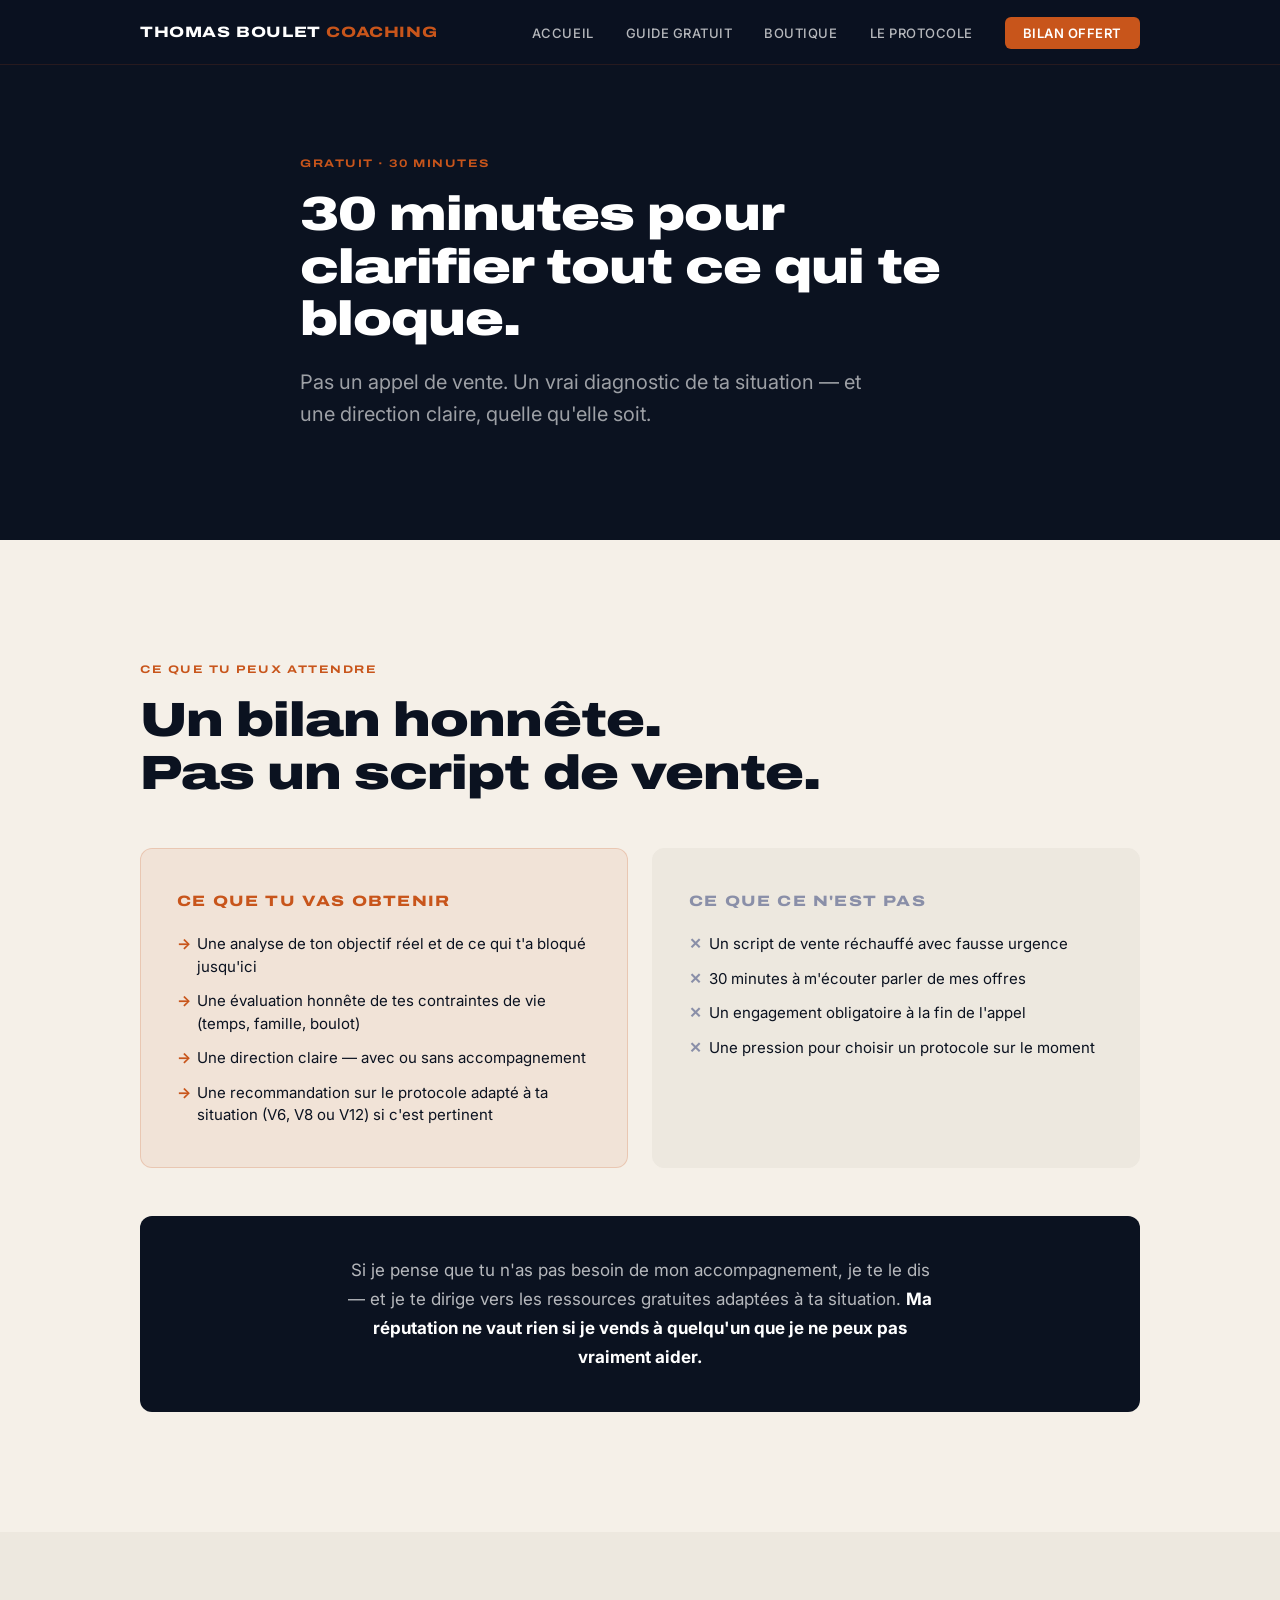
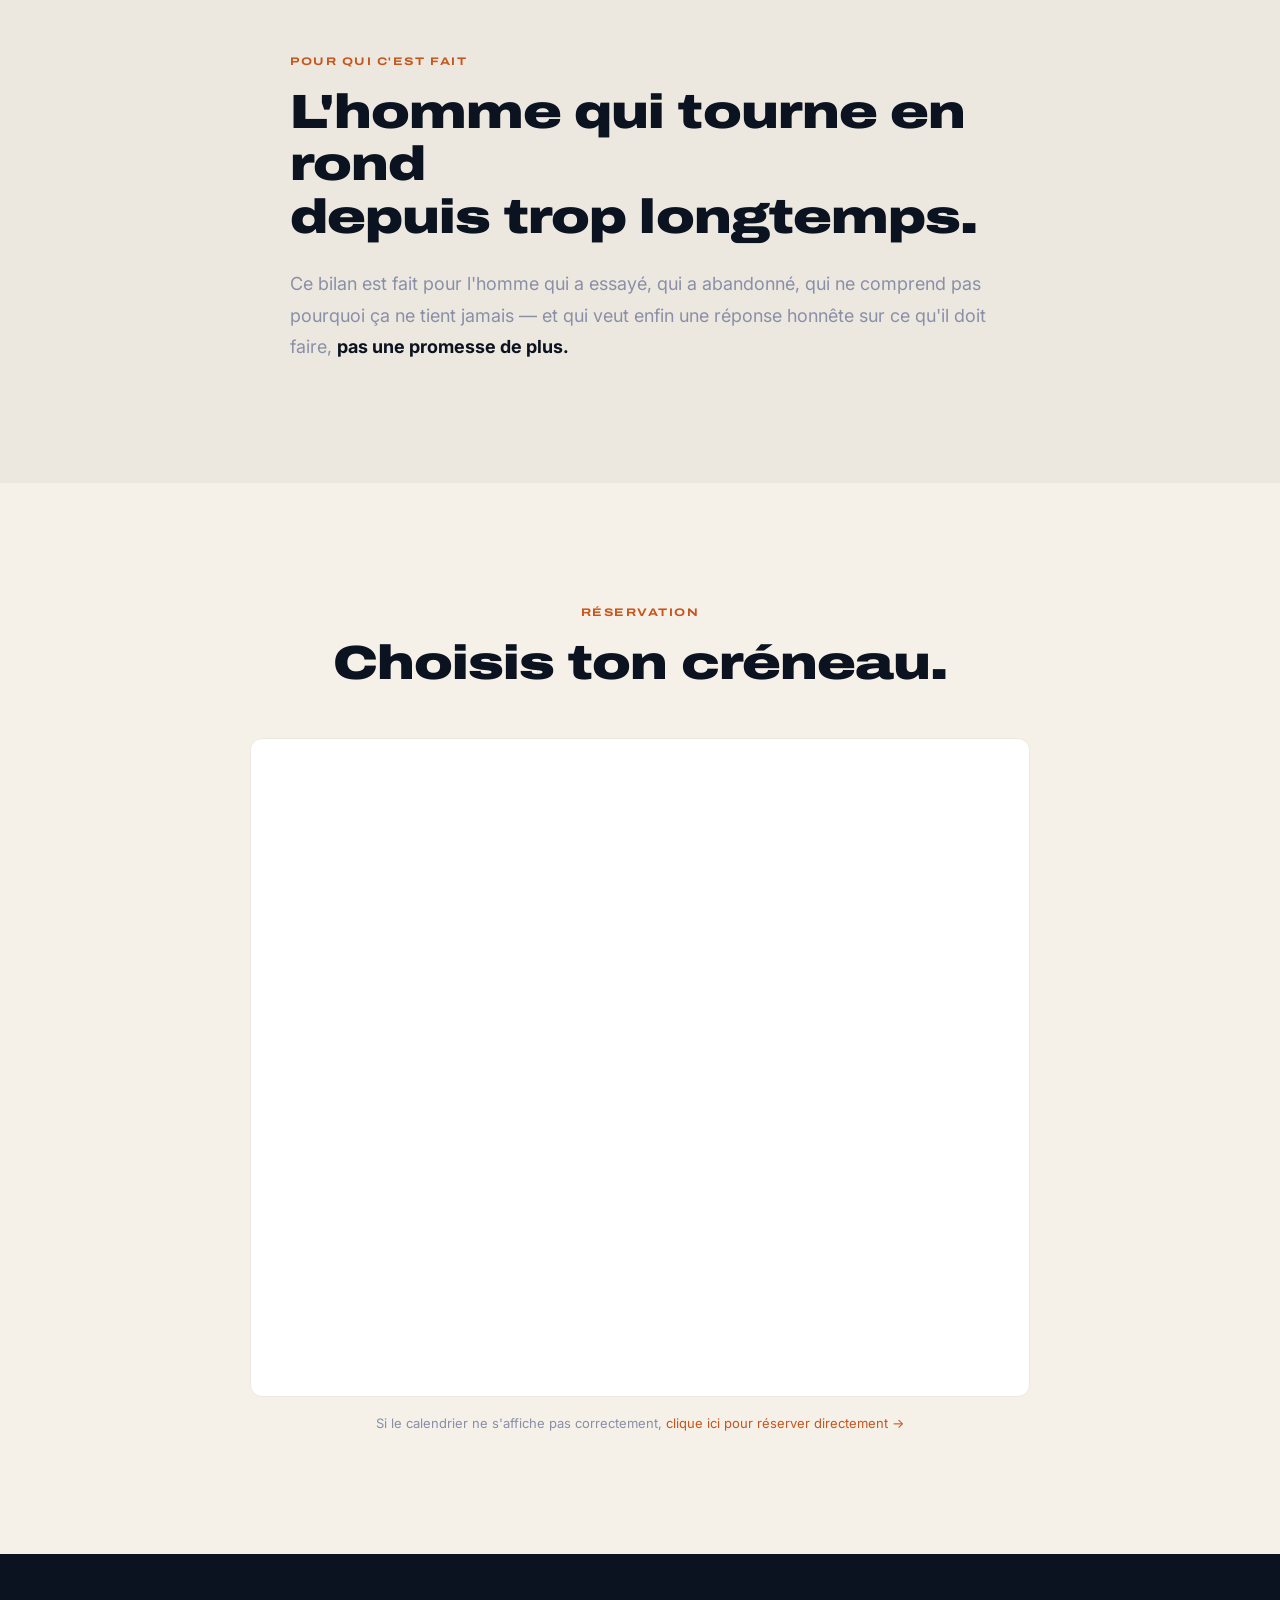
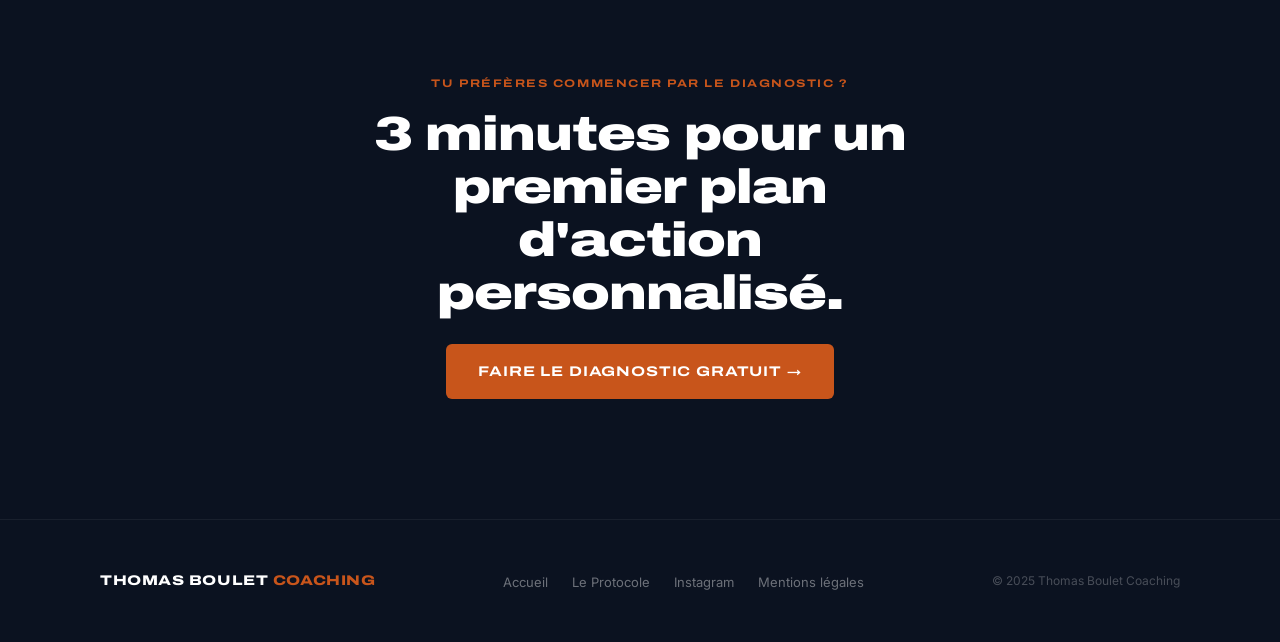
<file: bilan.html>
<!DOCTYPE html>
<html lang="fr">
<head>
  <meta charset="UTF-8">
  <meta name="viewport" content="width=device-width, initial-scale=1.0">
  <title>Bilan Offert — Thomas Boulet Coaching</title>
  <meta name="description" content="30 minutes gratuites pour clarifier où tu en es et quel protocole correspond à ton niveau d'ambition.">
  <link rel="stylesheet" href="style.css">
</head>
<body>

<nav class="nav">
  <div class="nav__inner">
    <a href="index.html" class="nav__logo">Thomas Boulet <span>Coaching</span></a>
    <ul class="nav__links" id="navLinks">
      <li><a href="index.html">Accueil</a></li>
      <li><a href="guide.html">Guide gratuit</a></li>
      <li><a href="boutique.html">Boutique</a></li>
      <li><a href="protocole.html">Le Protocole</a></li>
      <li><a href="bilan.html" class="active nav__cta">Bilan offert</a></li>
    </ul>
    <div class="nav__burger" onclick="toggleMenu()">
      <span></span><span></span><span></span>
    </div>
  </div>
</nav>

<!-- HERO -->
<section class="hero--page section--navy">
  <div class="hero--page__inner">
    <p class="section__eyebrow">Gratuit · 30 minutes</p>
    <h1 class="section__title" style="color:white;max-width:680px;margin-bottom:20px;">30 minutes pour clarifier tout ce qui te bloque.</h1>
    <p class="section__subtitle">Pas un appel de vente. Un vrai diagnostic de ta situation — et une direction claire, quelle qu'elle soit.</p>
  </div>
</section>

<!-- CE QUE C'EST / CE QUE CE N'EST PAS -->
<section class="section section--cream">
  <div class="container">
    <p class="section__eyebrow">Ce que tu peux attendre</p>
    <h2 class="section__title" style="margin-bottom:48px;">Un bilan honnête.<br>Pas un script de vente.</h2>
    <div class="bilan__grid">
      <div class="bilan-box bilan-box--oui">
        <p class="bilan-box__title">Ce que tu vas obtenir</p>
        <ul>
          <li>Une analyse de ton objectif réel et de ce qui t'a bloqué jusqu'ici</li>
          <li>Une évaluation honnête de tes contraintes de vie (temps, famille, boulot)</li>
          <li>Une direction claire — avec ou sans accompagnement</li>
          <li>Une recommandation sur le protocole adapté à ta situation (V6, V8 ou V12) si c'est pertinent</li>
        </ul>
      </div>
      <div class="bilan-box bilan-box--non">
        <p class="bilan-box__title">Ce que ce n'est pas</p>
        <ul>
          <li>Un script de vente réchauffé avec fausse urgence</li>
          <li>30 minutes à m'écouter parler de mes offres</li>
          <li>Un engagement obligatoire à la fin de l'appel</li>
          <li>Une pression pour choisir un protocole sur le moment</li>
        </ul>
      </div>
    </div>
    <div style="background:var(--navy);border-radius:var(--radius-lg);padding:40px;margin-top:24px;text-align:center;">
      <p style="color:rgba(255,255,255,0.7);font-size:17px;line-height:1.7;max-width:600px;margin:0 auto;">Si je pense que tu n'as pas besoin de mon accompagnement, je te le dis — et je te dirige vers les ressources gratuites adaptées à ta situation. <strong style="color:white;">Ma réputation ne vaut rien si je vends à quelqu'un que je ne peux pas vraiment aider.</strong></p>
    </div>
  </div>
</section>

<!-- POUR QUI -->
<section class="section section--cream2">
  <div class="container" style="max-width:780px;">
    <p class="section__eyebrow">Pour qui c'est fait</p>
    <h2 class="section__title" style="margin-bottom:24px;">L'homme qui tourne en rond<br>depuis trop longtemps.</h2>
    <p style="font-size:18px;line-height:1.75;color:var(--grey);">Ce bilan est fait pour l'homme qui a essayé, qui a abandonné, qui ne comprend pas pourquoi ça ne tient jamais — et qui veut enfin une réponse honnête sur ce qu'il doit faire, <strong style="color:var(--navy);">pas une promesse de plus.</strong></p>
  </div>
</section>

<!-- CALENDLY -->
<section class="section section--cream" id="reserver">
  <div class="container" style="max-width:860px;">
    <p class="section__eyebrow" style="text-align:center;">Réservation</p>
    <h2 class="section__title" style="text-align:center;margin-bottom:48px;">Choisis ton créneau.</h2>
    <div class="calendly-embed">
      <iframe
        src="https://calendly.com/thomboulet/15min?hide_landing_page_details=1&hide_gdpr_banner=1&primary_color=c8551b"
        width="100%"
        height="650"
        frameborder="0"
        title="Réserver un bilan avec Thomas Boulet">
      </iframe>
    </div>
    <p style="text-align:center;color:var(--grey);font-size:13px;margin-top:16px;">Si le calendrier ne s'affiche pas correctement, <a href="https://calendly.com/thomboulet/15min" target="_blank" style="color:var(--orange);">clique ici pour réserver directement →</a></p>
  </div>
</section>

<!-- CTA ALTERNATIF -->
<section class="section section--navy" style="text-align:center;">
  <div class="container">
    <p class="section__eyebrow">Tu préfères commencer par le diagnostic ?</p>
    <h2 class="section__title" style="color:white;max-width:560px;margin:0 auto 24px;">3 minutes pour un premier plan d'action personnalisé.</h2>
    <a href="https://thomasboulet-diagnosticsituation.netlify.app" class="btn btn--primary">Faire le diagnostic gratuit →</a>
  </div>
</section>

<footer class="footer">
  <div class="footer__inner">
    <span class="footer__logo">Thomas Boulet <span>Coaching</span></span>
    <ul class="footer__links">
      <li><a href="index.html">Accueil</a></li>
      <li><a href="protocole.html">Le Protocole</a></li>
      <li><a href="https://instagram.com/thomasboulet.coaching" target="_blank">Instagram</a></li>
      <li><a href="mentions.html">Mentions légales</a></li>
    </ul>
    <span class="footer__copy">© 2025 Thomas Boulet Coaching</span>
  </div>
</footer>

<script>function toggleMenu(){ document.getElementById('navLinks').classList.toggle('open'); }</script>
</body>
</html>
</file>
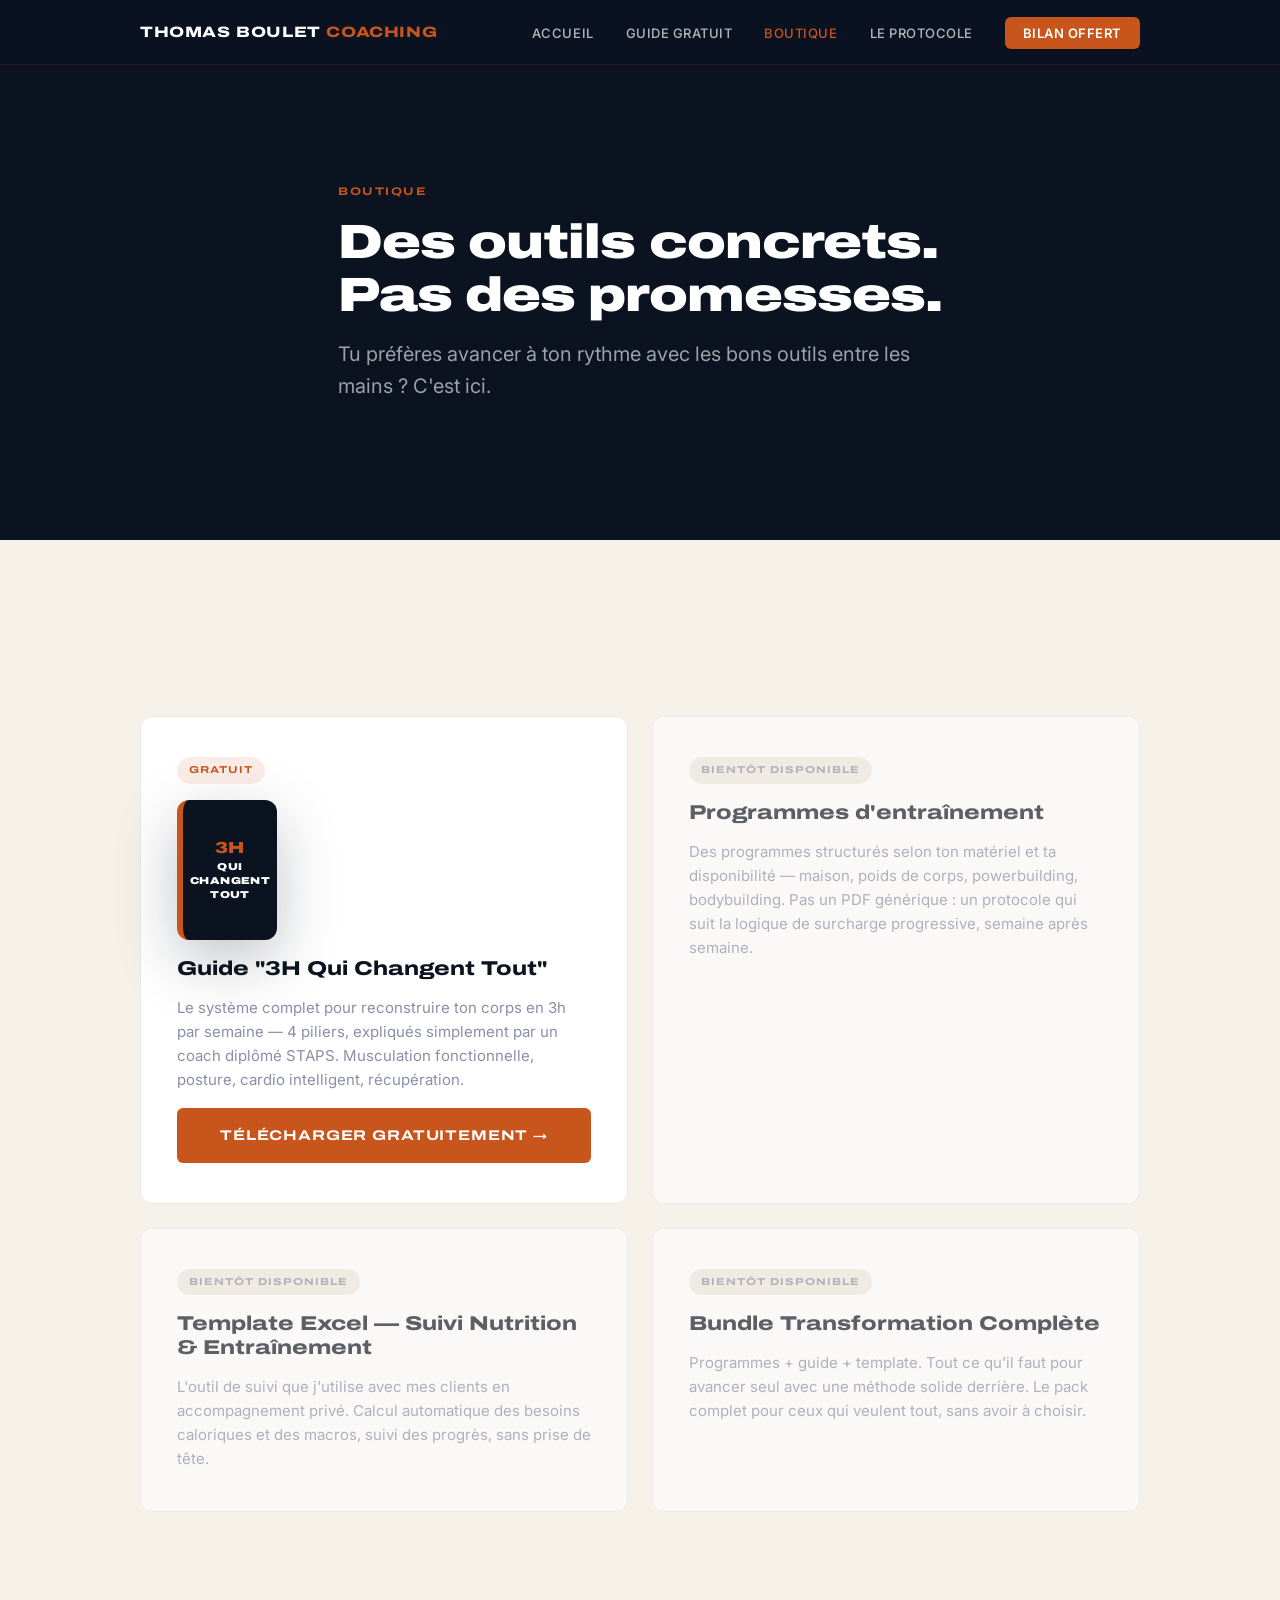
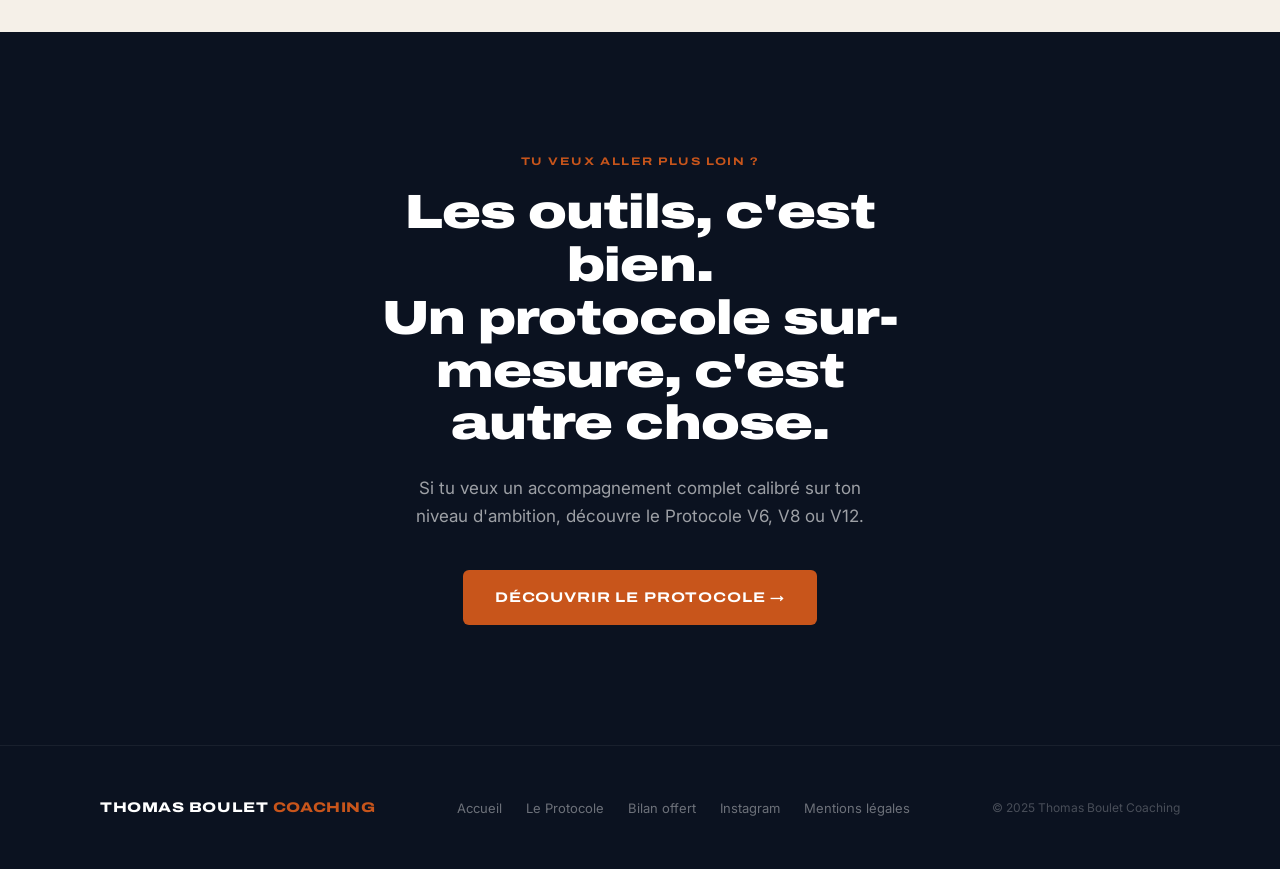
<file: boutique.html>
<!DOCTYPE html>
<html lang="fr">
<head>
  <meta charset="UTF-8">
  <meta name="viewport" content="width=device-width, initial-scale=1.0">
  <title>Boutique — Thomas Boulet Coaching</title>
  <meta name="description" content="Des outils concrets pour transformer ton corps seul ou avec accompagnement — programmes, guides, templates.">
  <link rel="stylesheet" href="style.css">
</head>
<body>

<nav class="nav">
  <div class="nav__inner">
    <a href="index.html" class="nav__logo">Thomas Boulet <span>Coaching</span></a>
    <ul class="nav__links" id="navLinks">
      <li><a href="index.html">Accueil</a></li>
      <li><a href="guide.html">Guide gratuit</a></li>
      <li><a href="boutique.html" class="active">Boutique</a></li>
      <li><a href="protocole.html">Le Protocole</a></li>
      <li><a href="bilan.html" class="nav__cta">Bilan offert</a></li>
    </ul>
    <div class="nav__burger" onclick="toggleMenu()">
      <span></span><span></span><span></span>
    </div>
  </div>
</nav>

<!-- HERO PAGE -->
<section class="hero--page section--navy">
  <div class="hero--page__inner">
    <p class="section__eyebrow">Boutique</p>
    <h1 class="section__title" style="color:white;max-width:640px;">Des outils concrets.<br>Pas des promesses.</h1>
    <p class="section__subtitle">Tu préfères avancer à ton rythme avec les bons outils entre les mains ? C'est ici.</p>
  </div>
</section>

<!-- PRODUITS -->
<section class="section section--cream">
  <div class="container">
    <div class="boutique__grid">

      <!-- GUIDE GRATUIT -->
      <div class="produit-card">
        <span class="produit-card__badge">Gratuit</span>
        <div class="optin__cover" style="width:100px;height:140px;margin:0;">
          <div class="optin__cover-text" style="font-size:10px;"><em style="font-size:16px;">3H</em> QUI CHANGENT TOUT</div>
        </div>
        <h2 class="produit-card__title">Guide "3H Qui Changent Tout"</h2>
        <p class="produit-card__text">Le système complet pour reconstruire ton corps en 3h par semaine — 4 piliers, expliqués simplement par un coach diplômé STAPS. Musculation fonctionnelle, posture, cardio intelligent, récupération.</p>
        <a href="guide.html" class="btn btn--primary">Télécharger gratuitement →</a>
      </div>

      <!-- PROGRAMMES (bientôt) -->
      <div class="produit-card produit-card--soon">
        <span class="produit-card__badge produit-card__badge--soon">Bientôt disponible</span>
        <h2 class="produit-card__title">Programmes d'entraînement</h2>
        <p class="produit-card__text">Des programmes structurés selon ton matériel et ta disponibilité — maison, poids de corps, powerbuilding, bodybuilding. Pas un PDF générique : un protocole qui suit la logique de surcharge progressive, semaine après semaine.</p>
      </div>

      <!-- TEMPLATE EXCEL (bientôt) -->
      <div class="produit-card produit-card--soon">
        <span class="produit-card__badge produit-card__badge--soon">Bientôt disponible</span>
        <h2 class="produit-card__title">Template Excel — Suivi Nutrition & Entraînement</h2>
        <p class="produit-card__text">L'outil de suivi que j'utilise avec mes clients en accompagnement privé. Calcul automatique des besoins caloriques et des macros, suivi des progrès, sans prise de tête.</p>
      </div>

      <!-- BUNDLE (bientôt) -->
      <div class="produit-card produit-card--soon">
        <span class="produit-card__badge produit-card__badge--soon">Bientôt disponible</span>
        <h2 class="produit-card__title">Bundle Transformation Complète</h2>
        <p class="produit-card__text">Programmes + guide + template. Tout ce qu'il faut pour avancer seul avec une méthode solide derrière. Le pack complet pour ceux qui veulent tout, sans avoir à choisir.</p>
      </div>

    </div>
  </div>
</section>

<!-- CTA ACCOMPAGNEMENT -->
<section class="section section--navy" style="text-align:center;">
  <div class="container">
    <p class="section__eyebrow">Tu veux aller plus loin ?</p>
    <h2 class="section__title" style="color:white;max-width:560px;margin:0 auto 24px;">Les outils, c'est bien.<br>Un protocole sur-mesure, c'est autre chose.</h2>
    <p style="color:rgba(255,255,255,0.6);font-size:17px;max-width:480px;margin:0 auto 40px;line-height:1.65;">Si tu veux un accompagnement complet calibré sur ton niveau d'ambition, découvre le Protocole V6, V8 ou V12.</p>
    <a href="protocole.html" class="btn btn--primary">Découvrir le Protocole →</a>
  </div>
</section>

<footer class="footer">
  <div class="footer__inner">
    <span class="footer__logo">Thomas Boulet <span>Coaching</span></span>
    <ul class="footer__links">
      <li><a href="index.html">Accueil</a></li>
      <li><a href="protocole.html">Le Protocole</a></li>
      <li><a href="bilan.html">Bilan offert</a></li>
      <li><a href="https://instagram.com/thomasboulet.coaching" target="_blank">Instagram</a></li>
      <li><a href="mentions.html">Mentions légales</a></li>
    </ul>
    <span class="footer__copy">© 2025 Thomas Boulet Coaching</span>
  </div>
</footer>

<script>function toggleMenu(){ document.getElementById('navLinks').classList.toggle('open'); }</script>
</body>
</html>
</file>
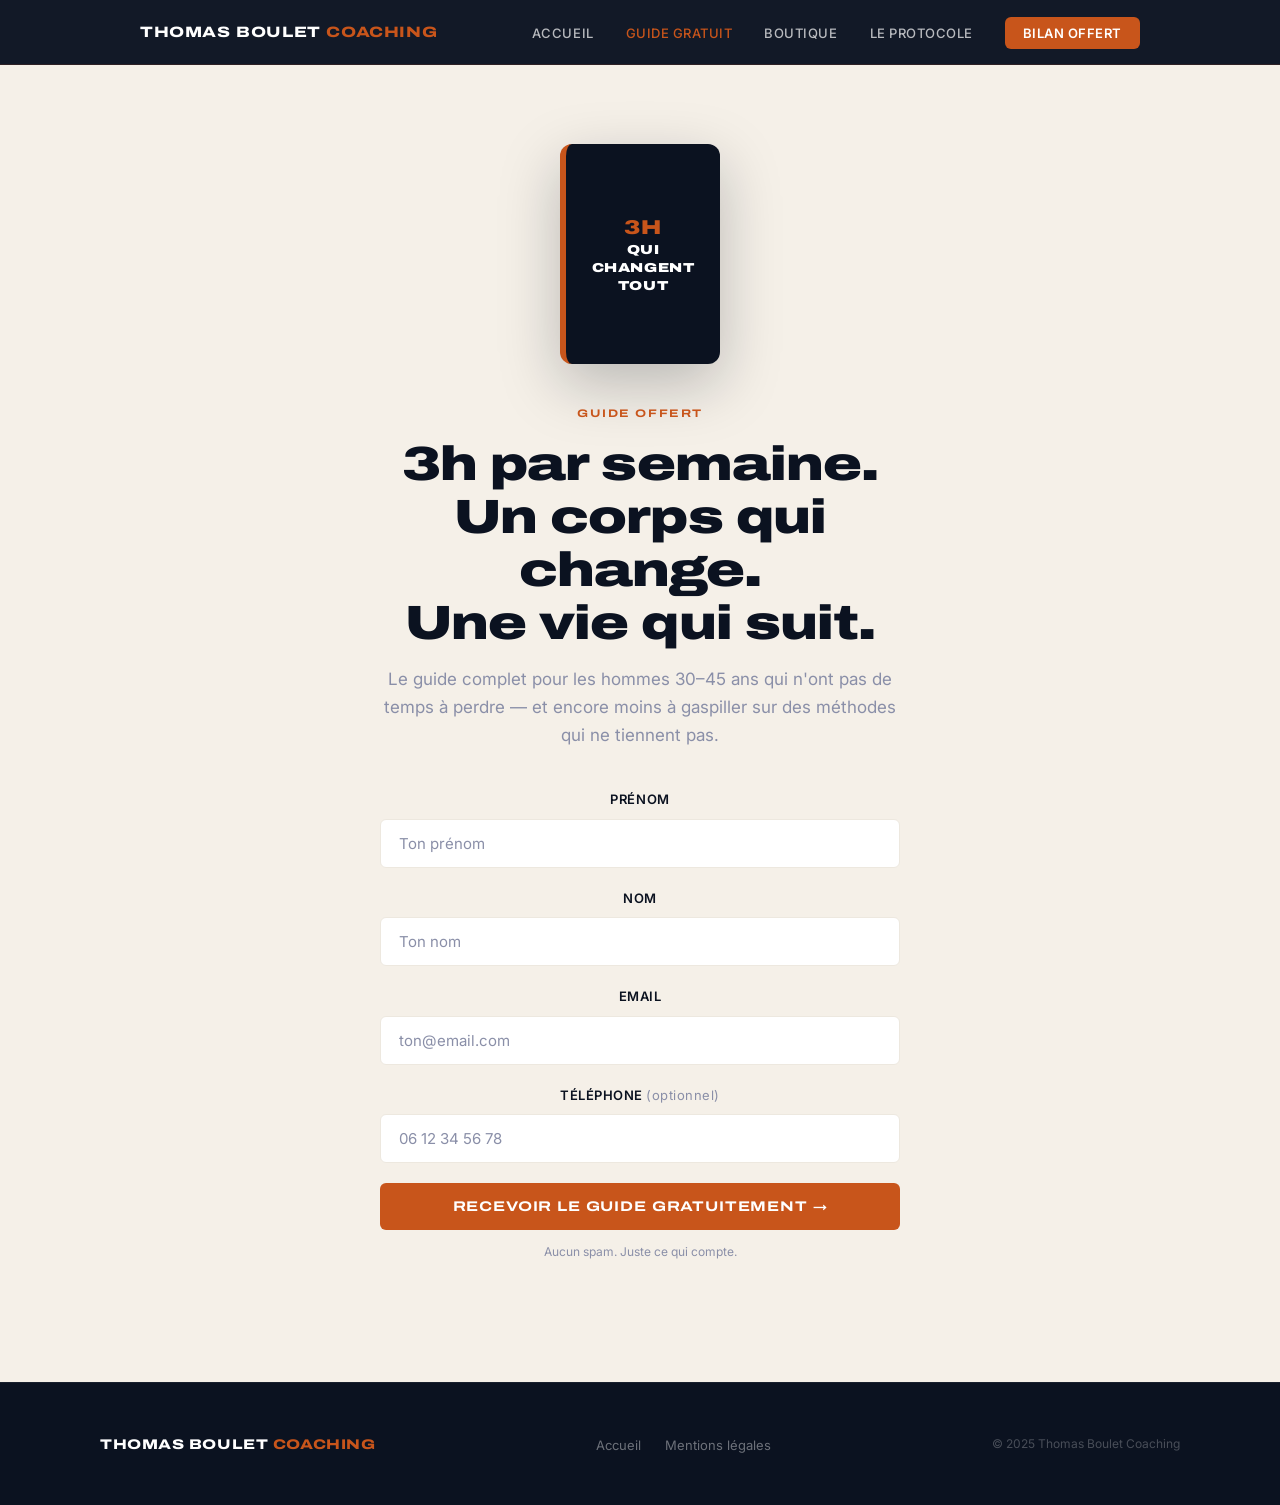
<file: guide.html>
<!DOCTYPE html>
<html lang="fr">
<head>
  <meta charset="UTF-8">
  <meta name="viewport" content="width=device-width, initial-scale=1.0">
  <title>Guide Gratuit — 3H Qui Changent Tout · Thomas Boulet Coaching</title>
  <meta name="description" content="Télécharge le guide complet pour les hommes 30-45 ans qui veulent transformer leur corps avec 3h par semaine.">
  <link rel="stylesheet" href="style.css">
</head>
<body>

<nav class="nav">
  <div class="nav__inner">
    <a href="index.html" class="nav__logo">Thomas Boulet <span>Coaching</span></a>
    <ul class="nav__links" id="navLinks">
      <li><a href="index.html">Accueil</a></li>
      <li><a href="guide.html" class="active">Guide gratuit</a></li>
      <li><a href="boutique.html">Boutique</a></li>
      <li><a href="protocole.html">Le Protocole</a></li>
      <li><a href="bilan.html" class="nav__cta">Bilan offert</a></li>
    </ul>
    <div class="nav__burger" id="burger" onclick="toggleMenu()">
      <span></span><span></span><span></span>
    </div>
  </div>
</nav>

<section class="section section--cream" style="padding-top: calc(64px + 80px); min-height: 100vh; display:flex; align-items:center;">
  <div class="container">
    <div class="optin__inner">

      <div class="optin__cover">
        <div class="optin__cover-text">
          <em>3H</em>
          QUI CHANGENT<br>TOUT
        </div>
      </div>

      <p class="section__eyebrow" style="text-align:center;">Guide offert</p>
      <h1 class="section__title" style="text-align:center; margin-bottom:16px;">3h par semaine.<br>Un corps qui change.<br>Une vie qui suit.</h1>
      <p style="text-align:center; font-size:17px; color:var(--grey); line-height:1.65; margin-bottom:40px;">Le guide complet pour les hommes 30–45 ans qui n'ont pas de temps à perdre — et encore moins à gaspiller sur des méthodes qui ne tiennent pas.</p>

      <div id="formGuide">
        <div class="form-field">
          <label>Prénom</label>
          <input type="text" id="gPrenom" placeholder="Ton prénom">
        </div>
        <div class="form-field">
          <label>Nom</label>
          <input type="text" id="gNom" placeholder="Ton nom">
        </div>
        <div class="form-field">
          <label>Email</label>
          <input type="email" id="gEmail" placeholder="ton@email.com">
        </div>
        <div class="form-field">
          <label>Téléphone <span style="font-weight:400;text-transform:none;color:var(--grey)">(optionnel)</span></label>
          <input type="tel" id="gTel" placeholder="06 12 34 56 78">
        </div>
        <button class="btn btn--primary btn--full" onclick="submitGuide()" id="submitGuide">
          Recevoir le guide gratuitement →
        </button>
        <p class="optin__promise">Aucun spam. Juste ce qui compte.</p>
      </div>

      <div id="formSuccess" style="display:none; text-align:center;">
        <div style="font-size:48px;margin-bottom:16px;">✅</div>
        <p style="font-size:18px;font-weight:600;margin-bottom:12px;">Vérifie ta boîte mail !</p>
        <p style="color:var(--grey);margin-bottom:24px;">Le guide "3H Qui Changent Tout" vient de t'être envoyé par email, avec le lien pour le télécharger.</p>
        <p id="fallbackDownload" style="display:none; font-size:14px; color:var(--grey); margin-bottom:24px;">
          (Si tu ne le reçois pas dans les minutes qui suivent, <a href="3h%20qui%20changent%20tout.pdf" style="color:var(--orange);" download>clique ici pour le télécharger directement</a>.)
        </p>
        <p style="color:var(--grey);margin-bottom:32px;">Pendant que tu le lis, fais le diagnostic pour savoir exactement où tu en es.</p>
        <a href="https://thomasboulet-diagnosticsituation.netlify.app" class="btn btn--primary">Faire le diagnostic →</a>
      </div>

    </div>
  </div>
</section>

<footer class="footer">
  <div class="footer__inner">
    <span class="footer__logo">Thomas Boulet <span>Coaching</span></span>
    <ul class="footer__links">
      <li><a href="index.html">Accueil</a></li>
      <li><a href="mentions.html">Mentions légales</a></li>
    </ul>
    <span class="footer__copy">© 2025 Thomas Boulet Coaching</span>
  </div>
</footer>

<script>
function toggleMenu(){
  document.getElementById('navLinks').classList.toggle('open');
}

async function submitGuide(){
  const prenom = document.getElementById('gPrenom').value.trim();
  const nom    = document.getElementById('gNom').value.trim();
  const email  = document.getElementById('gEmail').value.trim();
  const tel    = document.getElementById('gTel').value.trim();
  const btn    = document.getElementById('submitGuide');

  if(!prenom || !email){
    alert('Merci de renseigner ton prénom et ton email.');
    return;
  }

  btn.textContent = 'Envoi en cours...';
  btn.disabled = true;

  let emailEnvoye = false;

  try {
    const res = await fetch('/.netlify/functions/submit-guide', {
      method: 'POST',
      headers: { 'Content-Type': 'application/json' },
      body: JSON.stringify({ prenom, nom, email, tel })
    });
    const result = await res.json();
    emailEnvoye = result.emailSent;
  } catch(e) {
    console.error('Erreur envoi:', e);
  }

  document.getElementById('formGuide').style.display = 'none';
  document.getElementById('formSuccess').style.display = 'block';

  if(!emailEnvoye){
    // Si l'email n'a pas pu partir, on propose quand même le téléchargement direct en secours
    document.getElementById('fallbackDownload').style.display = 'block';
  }
}
</script>
</body>
</html>
</file>
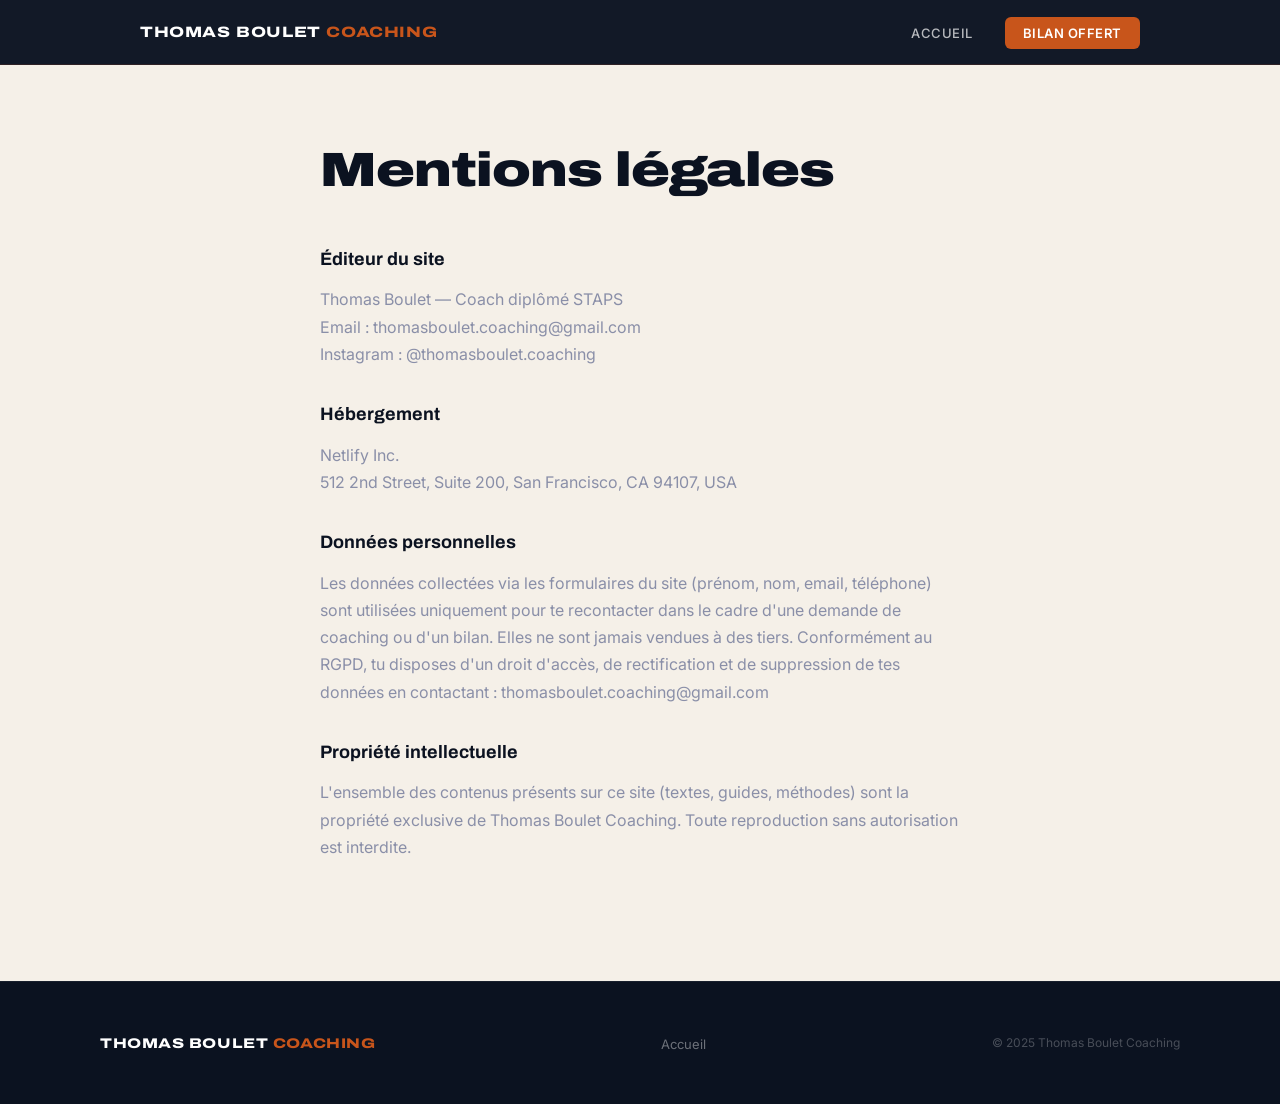
<file: mentions.html>
<!DOCTYPE html>
<html lang="fr">
<head>
  <meta charset="UTF-8">
  <meta name="viewport" content="width=device-width, initial-scale=1.0">
  <title>Mentions légales — Thomas Boulet Coaching</title>
  <link rel="stylesheet" href="style.css">
</head>
<body>

<nav class="nav">
  <div class="nav__inner">
    <a href="index.html" class="nav__logo">Thomas Boulet <span>Coaching</span></a>
    <ul class="nav__links" id="navLinks">
      <li><a href="index.html">Accueil</a></li>
      <li><a href="bilan.html" class="nav__cta">Bilan offert</a></li>
    </ul>
    <div class="nav__burger" onclick="toggleMenu()"><span></span><span></span><span></span></div>
  </div>
</nav>

<section class="section section--cream" style="padding-top:calc(64px + 80px);min-height:80vh;">
  <div class="container" style="max-width:720px;">
    <h1 class="section__title" style="margin-bottom:48px;">Mentions légales</h1>

    <h2 style="font-family:var(--font-display);font-weight:700;font-size:18px;margin-bottom:12px;">Éditeur du site</h2>
    <p style="color:var(--grey);margin-bottom:32px;line-height:1.7;">Thomas Boulet — Coach diplômé STAPS<br>
    Email : thomasboulet.coaching@gmail.com<br>
    Instagram : @thomasboulet.coaching</p>

    <h2 style="font-family:var(--font-display);font-weight:700;font-size:18px;margin-bottom:12px;">Hébergement</h2>
    <p style="color:var(--grey);margin-bottom:32px;line-height:1.7;">Netlify Inc.<br>512 2nd Street, Suite 200, San Francisco, CA 94107, USA</p>

    <h2 style="font-family:var(--font-display);font-weight:700;font-size:18px;margin-bottom:12px;">Données personnelles</h2>
    <p style="color:var(--grey);margin-bottom:32px;line-height:1.7;">Les données collectées via les formulaires du site (prénom, nom, email, téléphone) sont utilisées uniquement pour te recontacter dans le cadre d'une demande de coaching ou d'un bilan. Elles ne sont jamais vendues à des tiers. Conformément au RGPD, tu disposes d'un droit d'accès, de rectification et de suppression de tes données en contactant : thomasboulet.coaching@gmail.com</p>

    <h2 style="font-family:var(--font-display);font-weight:700;font-size:18px;margin-bottom:12px;">Propriété intellectuelle</h2>
    <p style="color:var(--grey);line-height:1.7;">L'ensemble des contenus présents sur ce site (textes, guides, méthodes) sont la propriété exclusive de Thomas Boulet Coaching. Toute reproduction sans autorisation est interdite.</p>
  </div>
</section>

<footer class="footer">
  <div class="footer__inner">
    <span class="footer__logo">Thomas Boulet <span>Coaching</span></span>
    <ul class="footer__links">
      <li><a href="index.html">Accueil</a></li>
    </ul>
    <span class="footer__copy">© 2025 Thomas Boulet Coaching</span>
  </div>
</footer>

<script>function toggleMenu(){ document.getElementById('navLinks').classList.toggle('open'); }</script>
</body>
</html>
</file>
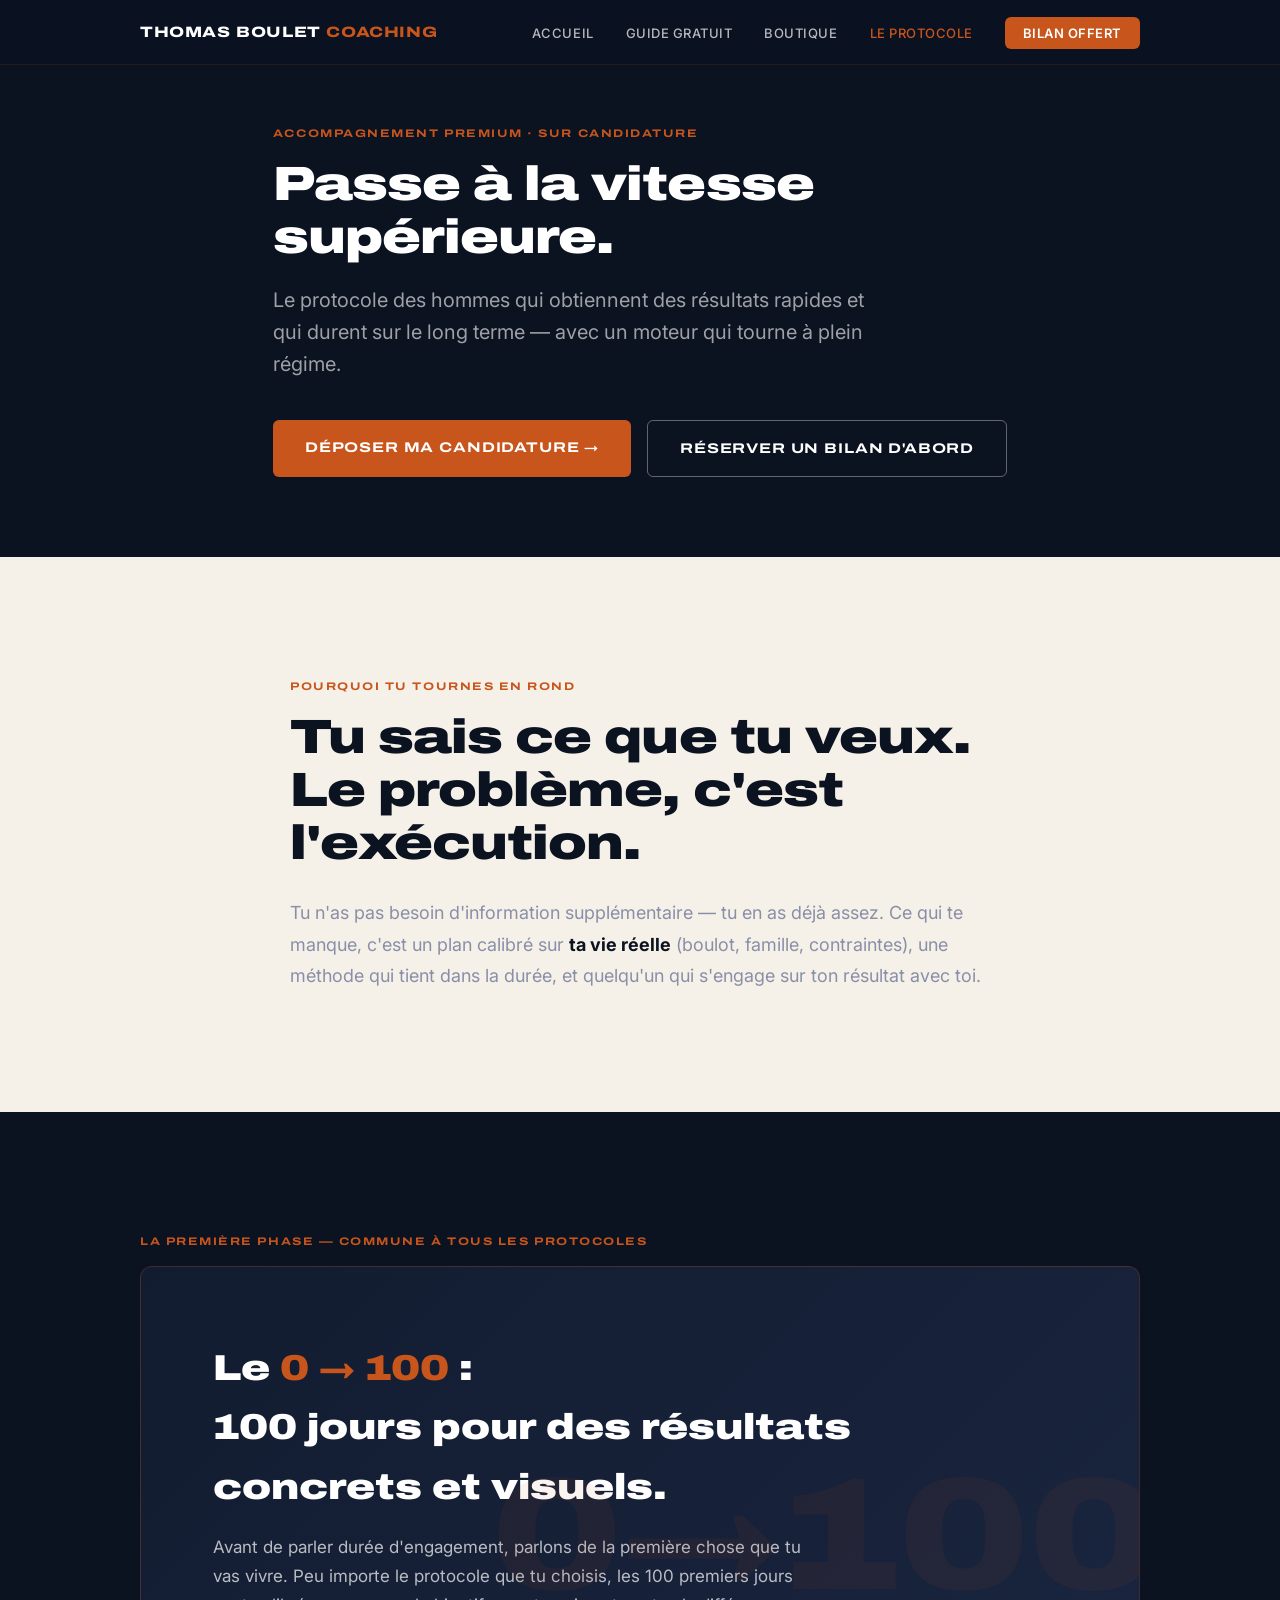
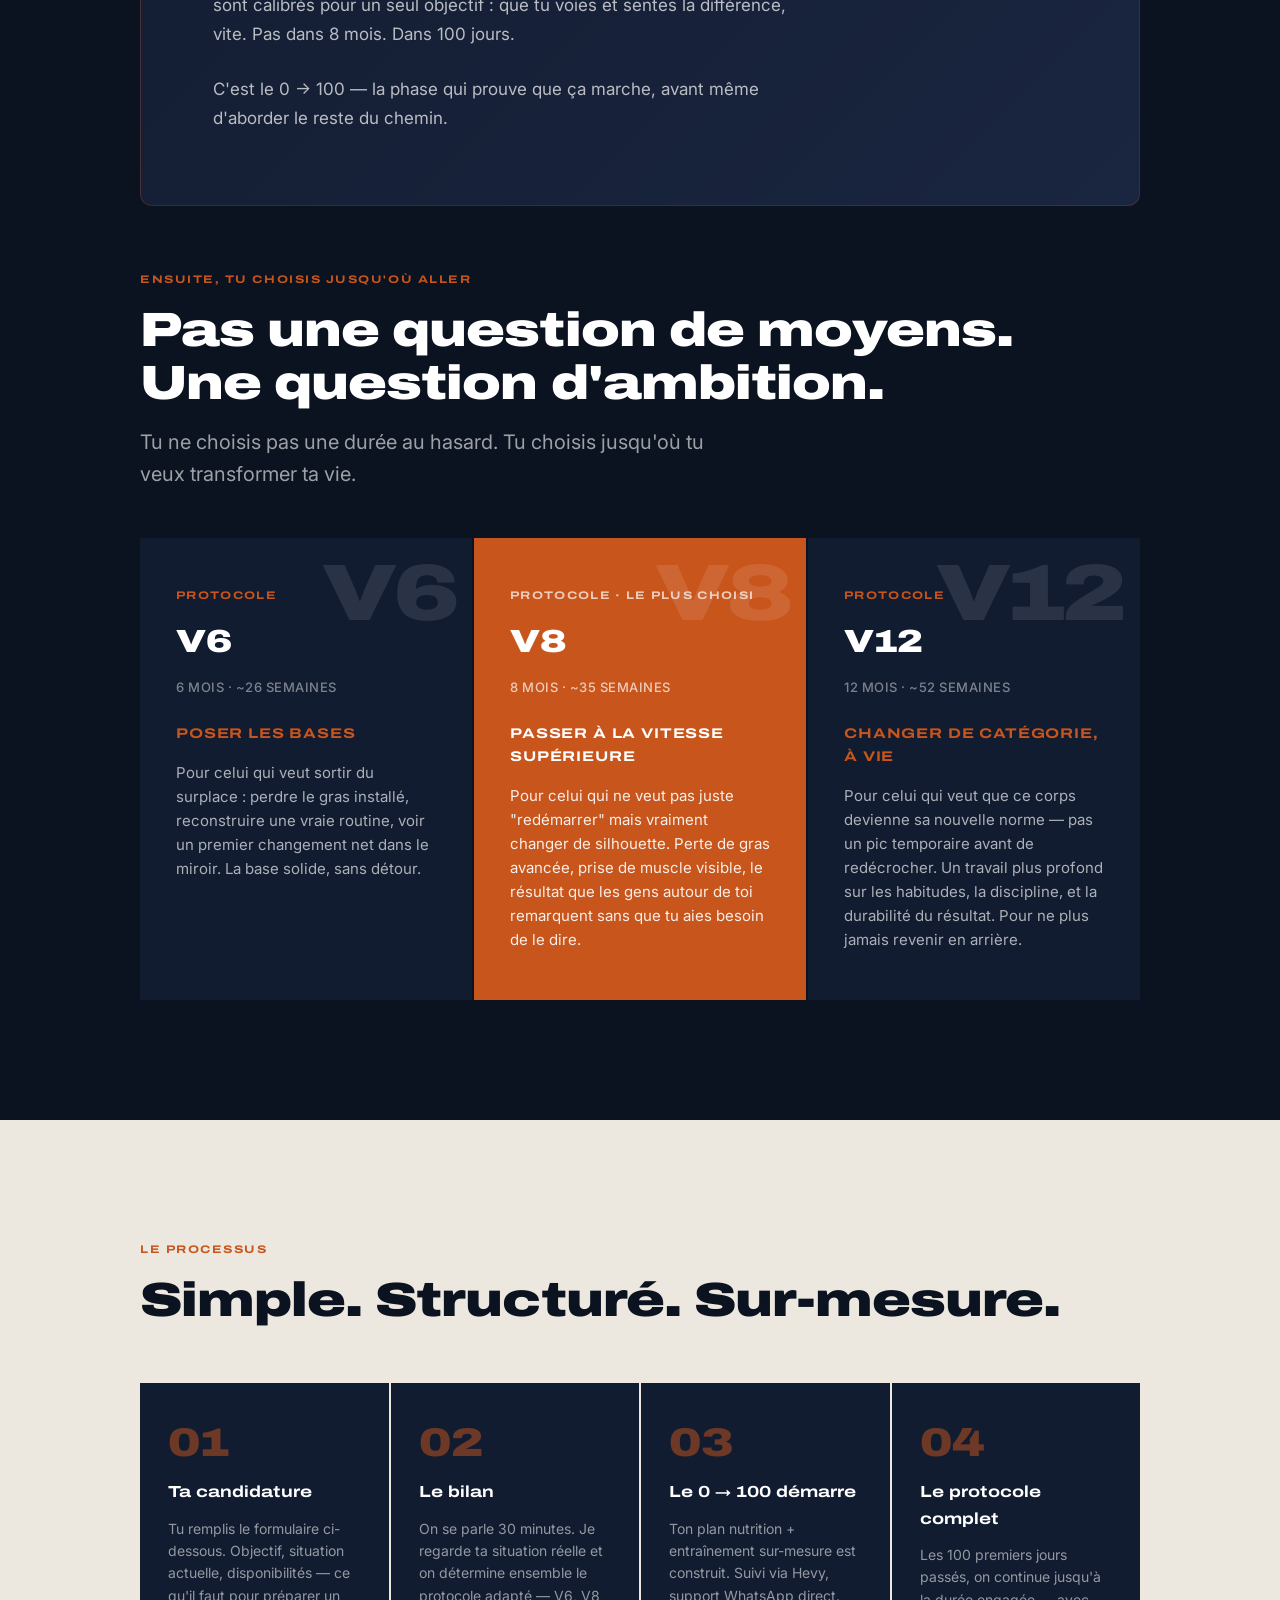
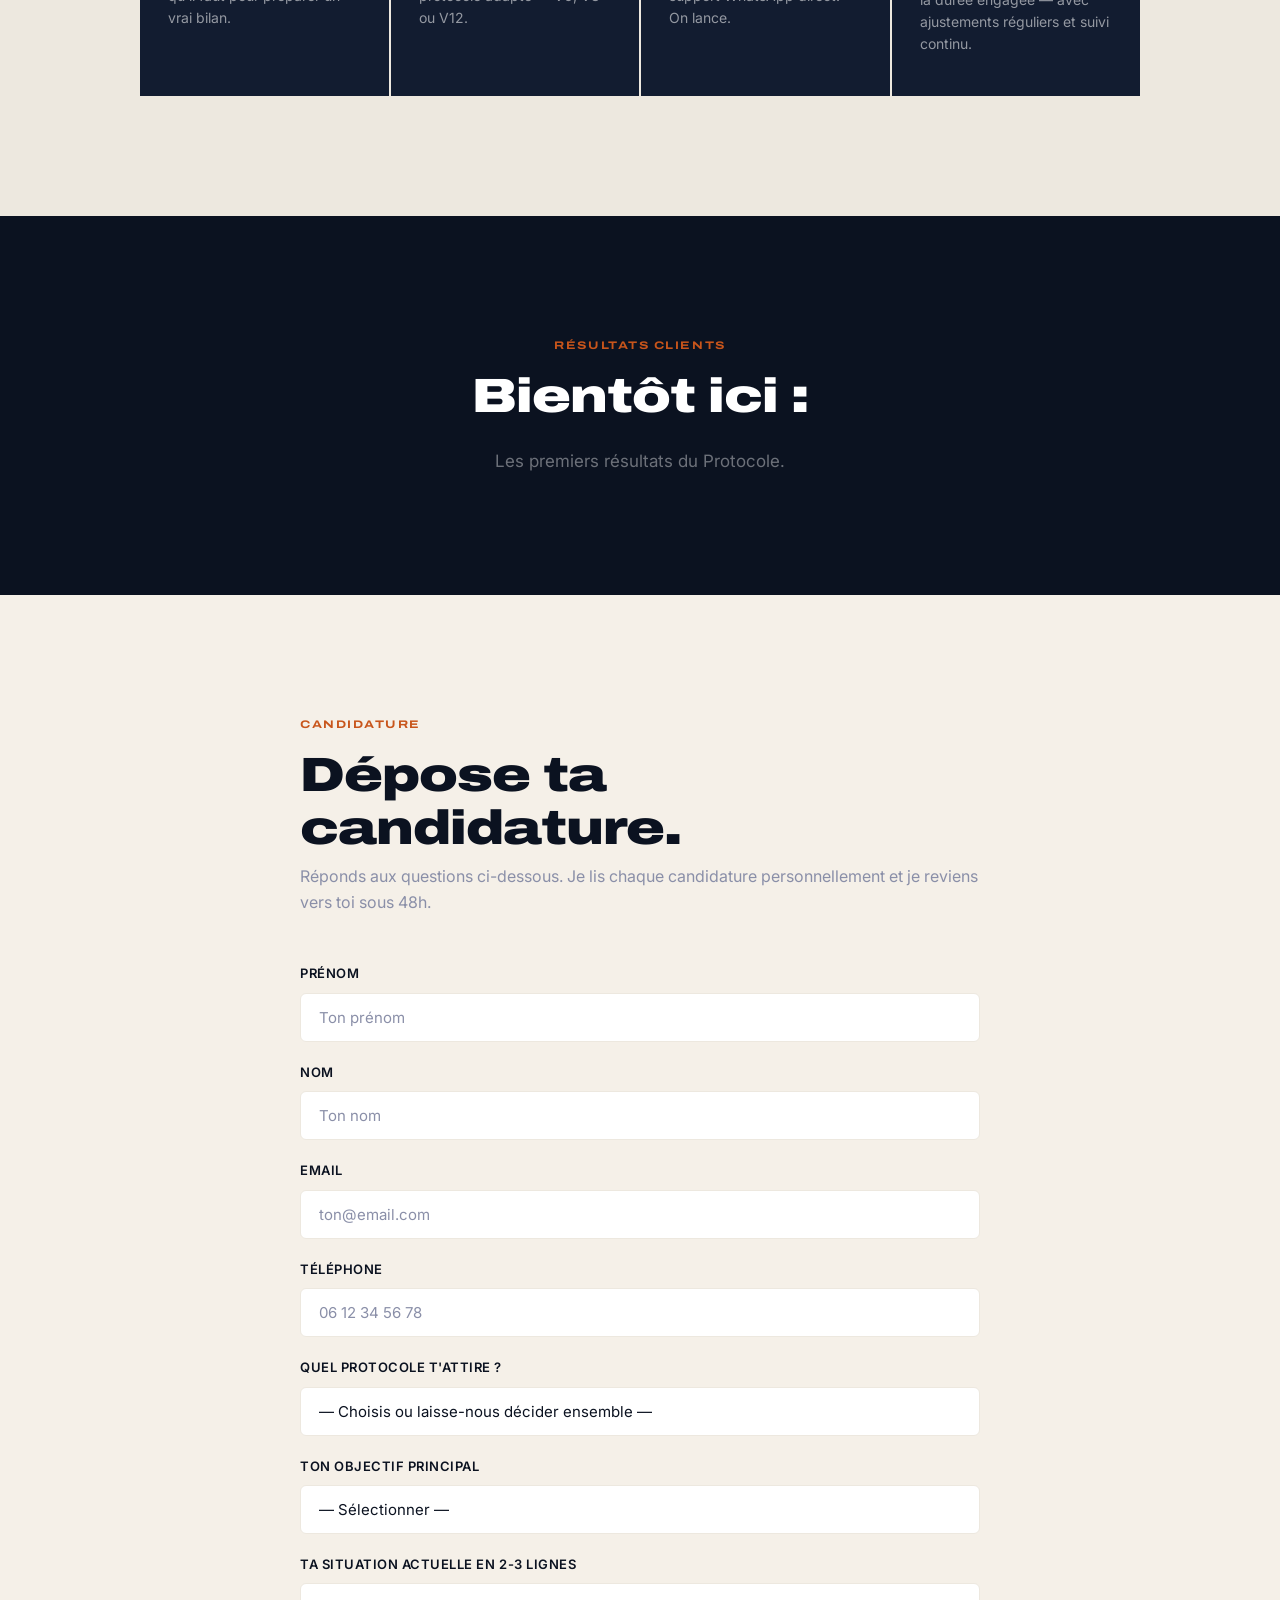
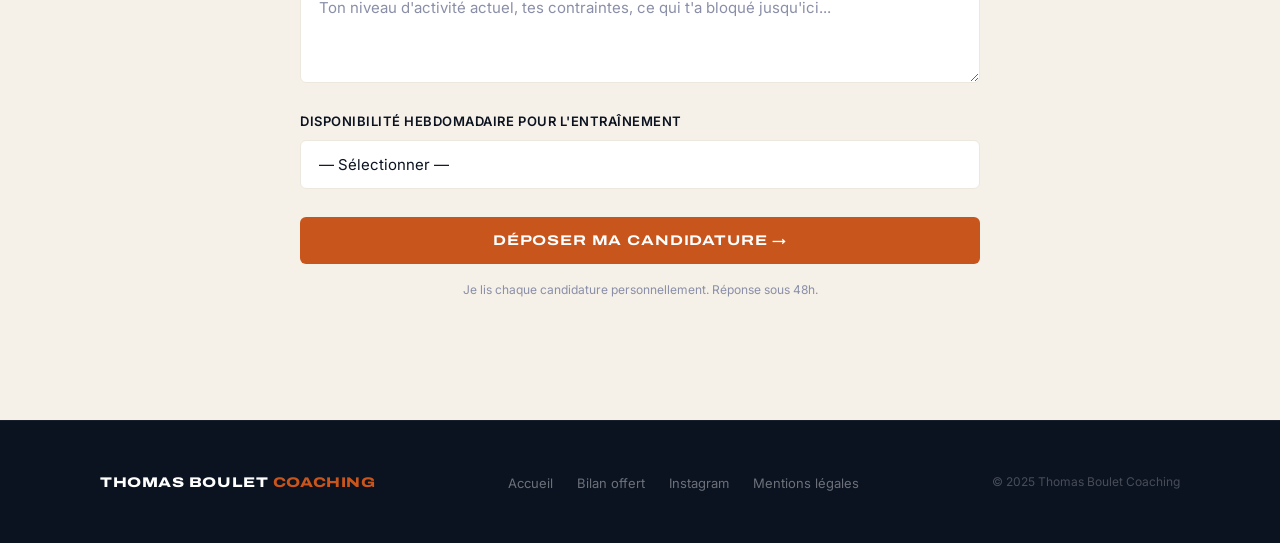
<file: protocole.html>
<!DOCTYPE html>
<html lang="fr">
<head>
  <meta charset="UTF-8">
  <meta name="viewport" content="width=device-width, initial-scale=1.0">
  <title>Le Protocole V6 / V8 / V12 — Thomas Boulet Coaching</title>
  <meta name="description" content="Passe à la vitesse supérieure. Le protocole des hommes qui obtiennent des résultats rapides et durables — V6, V8, V12 selon ton niveau d'ambition.">
  <link rel="stylesheet" href="style.css">
</head>
<body>

<nav class="nav">
  <div class="nav__inner">
    <a href="index.html" class="nav__logo">Thomas Boulet <span>Coaching</span></a>
    <ul class="nav__links" id="navLinks">
      <li><a href="index.html">Accueil</a></li>
      <li><a href="guide.html">Guide gratuit</a></li>
      <li><a href="boutique.html">Boutique</a></li>
      <li><a href="protocole.html" class="active">Le Protocole</a></li>
      <li><a href="bilan.html" class="nav__cta">Bilan offert</a></li>
    </ul>
    <div class="nav__burger" onclick="toggleMenu()">
      <span></span><span></span><span></span>
    </div>
  </div>
</nav>

<!-- HERO -->
<section class="hero--page section--navy">
  <div class="hero--page__inner">
    <p class="section__eyebrow">Accompagnement premium · Sur candidature</p>
    <h1 class="section__title" style="color:white;max-width:720px;margin-bottom:20px;">Passe à la vitesse supérieure.</h1>
    <p class="section__subtitle">Le protocole des hommes qui obtiennent des résultats rapides et qui durent sur le long terme — avec un moteur qui tourne à plein régime.</p>
    <div style="margin-top:40px;display:flex;gap:16px;flex-wrap:wrap;">
      <a href="#candidature" class="btn btn--primary">Déposer ma candidature →</a>
      <a href="bilan.html" class="btn btn--outline">Réserver un bilan d'abord</a>
    </div>
  </div>
</section>

<!-- LE PROBLÈME -->
<section class="section section--cream">
  <div class="container" style="max-width:780px;">
    <p class="section__eyebrow">Pourquoi tu tournes en rond</p>
    <h2 class="section__title" style="margin-bottom:28px;">Tu sais ce que tu veux.<br>Le problème, c'est l'exécution.</h2>
    <p style="font-size:18px;line-height:1.75;color:var(--grey);">Tu n'as pas besoin d'information supplémentaire — tu en as déjà assez. Ce qui te manque, c'est un plan calibré sur <strong style="color:var(--navy);">ta vie réelle</strong> (boulot, famille, contraintes), une méthode qui tient dans la durée, et quelqu'un qui s'engage sur ton résultat avec toi.</p>
  </div>
</section>

<!-- LE 0 → 100 -->
<section class="section section--navy">
  <div class="container">
    <p class="section__eyebrow">La première phase — commune à tous les protocoles</p>
    <div class="phase-zero">
      <h2 class="phase-zero__title">Le <em>0 → 100</em> :<br>100 jours pour des résultats concrets et visuels.</h2>
      <p class="phase-zero__text">Avant de parler durée d'engagement, parlons de la première chose que tu vas vivre. Peu importe le protocole que tu choisis, les 100 premiers jours sont calibrés pour un seul objectif : que tu voies et sentes la différence, vite. Pas dans 8 mois. Dans 100 jours.</p>
      <br>
      <p class="phase-zero__text">C'est le 0 → 100 — la phase qui prouve que ça marche, avant même d'aborder le reste du chemin.</p>
    </div>
    <p class="section__eyebrow" style="margin-top:64px;margin-bottom:16px;">Ensuite, tu choisis jusqu'où aller</p>
    <h2 class="section__title" style="color:white;margin-bottom:12px;">Pas une question de moyens.<br>Une question d'ambition.</h2>
    <p class="section__subtitle" style="margin-bottom:0;">Tu ne choisis pas une durée au hasard. Tu choisis jusqu'où tu veux transformer ta vie.</p>
    <div class="protocoles__grid" style="margin-top:48px;">

      <div class="protocole-card">
        <div class="protocole-card__motor">V6</div>
        <p class="protocole-card__tag">Protocole</p>
        <h3 class="protocole-card__name">V6</h3>
        <p class="protocole-card__duration">6 mois · ~26 semaines</p>
        <p class="protocole-card__ambition">Poser les bases</p>
        <p class="protocole-card__text">Pour celui qui veut sortir du surplace : perdre le gras installé, reconstruire une vraie routine, voir un premier changement net dans le miroir. La base solide, sans détour.</p>
      </div>

      <div class="protocole-card protocole-card--featured">
        <div class="protocole-card__motor">V8</div>
        <p class="protocole-card__tag">Protocole · Le plus choisi</p>
        <h3 class="protocole-card__name">V8</h3>
        <p class="protocole-card__duration">8 mois · ~35 semaines</p>
        <p class="protocole-card__ambition">Passer à la vitesse supérieure</p>
        <p class="protocole-card__text">Pour celui qui ne veut pas juste "redémarrer" mais vraiment changer de silhouette. Perte de gras avancée, prise de muscle visible, le résultat que les gens autour de toi remarquent sans que tu aies besoin de le dire.</p>
      </div>

      <div class="protocole-card">
        <div class="protocole-card__motor">V12</div>
        <p class="protocole-card__tag">Protocole</p>
        <h3 class="protocole-card__name">V12</h3>
        <p class="protocole-card__duration">12 mois · ~52 semaines</p>
        <p class="protocole-card__ambition">Changer de catégorie, à vie</p>
        <p class="protocole-card__text">Pour celui qui veut que ce corps devienne sa nouvelle norme — pas un pic temporaire avant de redécrocher. Un travail plus profond sur les habitudes, la discipline, et la durabilité du résultat. Pour ne plus jamais revenir en arrière.</p>
      </div>

    </div>
  </div>
</section>

<!-- COMMENT ÇA MARCHE -->
<section class="section section--cream2">
  <div class="container">
    <p class="section__eyebrow">Le processus</p>
    <h2 class="section__title" style="margin-bottom:0;">Simple. Structuré. Sur-mesure.</h2>
    <div class="process__steps">
      <div class="process-step">
        <div class="process-step__num">01</div>
        <h3 class="process-step__title">Ta candidature</h3>
        <p class="process-step__text">Tu remplis le formulaire ci-dessous. Objectif, situation actuelle, disponibilités — ce qu'il faut pour préparer un vrai bilan.</p>
      </div>
      <div class="process-step">
        <div class="process-step__num">02</div>
        <h3 class="process-step__title">Le bilan</h3>
        <p class="process-step__text">On se parle 30 minutes. Je regarde ta situation réelle et on détermine ensemble le protocole adapté — V6, V8 ou V12.</p>
      </div>
      <div class="process-step">
        <div class="process-step__num">03</div>
        <h3 class="process-step__title">Le 0 → 100 démarre</h3>
        <p class="process-step__text">Ton plan nutrition + entraînement sur-mesure est construit. Suivi via Hevy, support WhatsApp direct. On lance.</p>
      </div>
      <div class="process-step">
        <div class="process-step__num">04</div>
        <h3 class="process-step__title">Le protocole complet</h3>
        <p class="process-step__text">Les 100 premiers jours passés, on continue jusqu'à la durée engagée — avec ajustements réguliers et suivi continu.</p>
      </div>
    </div>
  </div>
</section>

<!-- PREUVE SOCIALE (placeholder) -->
<section class="section section--navy" style="text-align:center;">
  <div class="container">
    <p class="section__eyebrow">Résultats clients</p>
    <h2 class="section__title" style="color:white;margin-bottom:24px;">Bientôt ici :</h2>
    <p style="color:rgba(255,255,255,0.4);font-size:17px;">Les premiers résultats du Protocole.</p>
  </div>
</section>

<!-- FORMULAIRE CANDIDATURE -->
<section class="section section--cream" id="candidature">
  <div class="container">
    <div class="form-section">
      <p class="section__eyebrow">Candidature</p>
      <h2 class="section__title" style="margin-bottom:8px;">Dépose ta candidature.</h2>
      <p style="color:var(--grey);font-size:16px;margin-bottom:48px;line-height:1.65;">Réponds aux questions ci-dessous. Je lis chaque candidature personnellement et je reviens vers toi sous 48h.</p>

      <div id="formCandidature">
        <div class="form-field">
          <label>Prénom</label>
          <input type="text" id="cPrenom" placeholder="Ton prénom">
        </div>
        <div class="form-field">
          <label>Nom</label>
          <input type="text" id="cNom" placeholder="Ton nom">
        </div>
        <div class="form-field">
          <label>Email</label>
          <input type="email" id="cEmail" placeholder="ton@email.com">
        </div>
        <div class="form-field">
          <label>Téléphone</label>
          <input type="tel" id="cTel" placeholder="06 12 34 56 78">
        </div>
        <div class="form-field">
          <label>Quel protocole t'attire ?</label>
          <select id="cProtocole">
            <option value="">— Choisis ou laisse-nous décider ensemble —</option>
            <option value="V6">Protocole V6 — 6 mois (poser les bases)</option>
            <option value="V8">Protocole V8 — 8 mois (passer à la vitesse supérieure)</option>
            <option value="V12">Protocole V12 — 12 mois (changer de catégorie, à vie)</option>
            <option value="indecis">Je ne sais pas encore — j'attends le bilan</option>
          </select>
        </div>
        <div class="form-field">
          <label>Ton objectif principal</label>
          <select id="cObjectif">
            <option value="">— Sélectionner —</option>
            <option value="poids">Perdre du poids / ventre</option>
            <option value="muscle">Prendre de la masse musculaire</option>
            <option value="recomp">Les deux : recomposition corporelle</option>
            <option value="forme">Retrouver la forme et l'énergie</option>
          </select>
        </div>
        <div class="form-field">
          <label>Ta situation actuelle en 2-3 lignes</label>
          <textarea id="cSituation" placeholder="Ton niveau d'activité actuel, tes contraintes, ce qui t'a bloqué jusqu'ici..."></textarea>
        </div>
        <div class="form-field">
          <label>Disponibilité hebdomadaire pour l'entraînement</label>
          <select id="cDispo">
            <option value="">— Sélectionner —</option>
            <option value="2h">2h ou moins</option>
            <option value="3h">3h (le minimum recommandé)</option>
            <option value="4h">4h</option>
            <option value="5h+">5h et plus</option>
          </select>
        </div>
        <button class="btn btn--primary btn--full" onclick="submitCandidature()" id="submitCandidature" style="margin-top:8px;">
          Déposer ma candidature →
        </button>
        <p class="form-hint" style="text-align:center;margin-top:16px;">Je lis chaque candidature personnellement. Réponse sous 48h.</p>
      </div>

      <div id="candidatureSuccess" style="display:none;text-align:center;padding:48px 0;">
        <div style="font-size:48px;margin-bottom:16px;">🚀</div>
        <h3 style="font-family:var(--font-display);font-weight:800;font-size:24px;margin-bottom:16px;">Candidature reçue !</h3>
        <p style="color:var(--grey);font-size:16px;line-height:1.65;">Je reviens vers toi sous 48h. En attendant, si tu n'as pas encore réservé ton bilan, c'est le bon moment.</p>
        <a href="bilan.html" class="btn btn--primary" style="margin-top:32px;">Réserver mon bilan gratuit →</a>
      </div>
    </div>
  </div>
</section>

<footer class="footer">
  <div class="footer__inner">
    <span class="footer__logo">Thomas Boulet <span>Coaching</span></span>
    <ul class="footer__links">
      <li><a href="index.html">Accueil</a></li>
      <li><a href="bilan.html">Bilan offert</a></li>
      <li><a href="https://instagram.com/thomasboulet.coaching" target="_blank">Instagram</a></li>
      <li><a href="mentions.html">Mentions légales</a></li>
    </ul>
    <span class="footer__copy">© 2025 Thomas Boulet Coaching</span>
  </div>
</footer>

<script>
function toggleMenu(){ document.getElementById('navLinks').classList.toggle('open'); }

async function submitCandidature(){
  const prenom    = document.getElementById('cPrenom').value.trim();
  const nom       = document.getElementById('cNom').value.trim();
  const email     = document.getElementById('cEmail').value.trim();
  const tel       = document.getElementById('cTel').value.trim();
  const protocole = document.getElementById('cProtocole').value;
  const objectif  = document.getElementById('cObjectif').value;
  const situation = document.getElementById('cSituation').value.trim();
  const dispo     = document.getElementById('cDispo').value;
  const btn       = document.getElementById('submitCandidature');

  if(!prenom || !email || !objectif){
    alert('Merci de renseigner au moins ton prénom, ton email et ton objectif.');
    return;
  }

  btn.textContent = 'Envoi en cours...';
  btn.disabled = true;

  const niveau = protocole ? `candidature-${protocole}` : 'candidature';

  try {
    await fetch('https://thomasboulet-diagnosticsituation.netlify.app/.netlify/functions/submit-lead', {
      method: 'POST',
      headers: { 'Content-Type': 'application/json' },
      body: JSON.stringify({
        prenom, nom, email, tel,
        objectif,
        niveau,
        source: `candidature_protocole_${protocole || 'nc'}`,
        listId: 5
      })
    });
  } catch(e) { /* silencieux */ }

  // Envoi aussi vers le Google Form existant si besoin
  document.getElementById('formCandidature').style.display = 'none';
  document.getElementById('candidatureSuccess').style.display = 'block';
}

// Animations scroll
const obs = new IntersectionObserver(entries => {
  entries.forEach(e => { if(e.isIntersecting) e.target.classList.add('visible'); });
}, { threshold: 0.1 });
document.querySelectorAll('.fade-up').forEach(el => obs.observe(el));
</script>
</body>
</html>
</file>
<file: style.css>
/* ============================================================
   THOMAS BOULET COACHING — style.css
   Palette : Navy #0B1220 · Orange #C8551B · Crème #F5F0E8
   Typo    : Archivo Expanded (display) · Inter (body)
   ============================================================ */

@import url('https://fonts.googleapis.com/css2?family=Archivo:ital,wdth,wght@0,75..125,100..900;1,75..125,100..900&family=Inter:wght@300;400;500;600&display=swap');

/* ── Reset ── */
*, *::before, *::after { box-sizing: border-box; margin: 0; padding: 0; }
html { scroll-behavior: smooth; }
img { max-width: 100%; display: block; }
a { color: inherit; text-decoration: none; }

/* ── Tokens ── */
:root {
  --navy:    #0B1220;
  --navy2:   #121C30;
  --orange:  #C8551B;
  --orange2: #E06030;
  --cream:   #F5F0E8;
  --cream2:  #EDE8DF;
  --white:   #FFFFFF;
  --grey:    #8A8FA8;

  --font-display: 'Archivo', sans-serif;
  --font-body:    'Inter', sans-serif;

  --radius: 6px;
  --radius-lg: 12px;

  --max-w: 1080px;
  --section-pad: clamp(64px, 10vw, 120px) clamp(20px, 5vw, 40px);
}

/* ── Base ── */
body {
  font-family: var(--font-body);
  background: var(--cream);
  color: var(--navy);
  font-size: 16px;
  line-height: 1.65;
  -webkit-font-smoothing: antialiased;
}

.container {
  max-width: var(--max-w);
  margin: 0 auto;
  padding: 0 clamp(20px, 5vw, 40px);
}

/* ── NAV ── */
.nav {
  position: fixed;
  top: 0; left: 0; right: 0;
  z-index: 100;
  background: rgba(11, 18, 32, 0.97);
  backdrop-filter: blur(8px);
  border-bottom: 1px solid rgba(200, 85, 27, 0.15);
}
.nav__inner {
  max-width: var(--max-w);
  margin: 0 auto;
  padding: 0 clamp(20px, 5vw, 40px);
  height: 64px;
  display: flex;
  align-items: center;
  justify-content: space-between;
}
.nav__logo {
  font-family: var(--font-display);
  font-weight: 800;
  font-stretch: expanded;
  font-size: 15px;
  letter-spacing: 0.04em;
  color: var(--white);
  text-transform: uppercase;
}
.nav__logo span { color: var(--orange); }
.nav__links {
  display: flex;
  gap: 32px;
  list-style: none;
}
.nav__links a {
  font-size: 13px;
  font-weight: 500;
  color: rgba(255,255,255,0.7);
  letter-spacing: 0.04em;
  text-transform: uppercase;
  transition: color 0.2s;
}
.nav__links a:hover,
.nav__links a.active { color: var(--orange); }
.nav__cta {
  background: var(--orange);
  color: var(--white) !important;
  padding: 8px 18px;
  border-radius: var(--radius);
  font-weight: 600 !important;
  transition: background 0.2s !important;
}
.nav__cta:hover { background: var(--orange2) !important; }

/* Burger mobile */
.nav__burger {
  display: none;
  flex-direction: column;
  gap: 5px;
  cursor: pointer;
  padding: 4px;
}
.nav__burger span {
  display: block;
  width: 24px; height: 2px;
  background: var(--white);
  border-radius: 2px;
  transition: all 0.3s;
}

/* ── BOUTONS ── */
.btn {
  display: inline-block;
  font-family: var(--font-display);
  font-weight: 700;
  font-stretch: expanded;
  font-size: 14px;
  letter-spacing: 0.06em;
  text-transform: uppercase;
  padding: 16px 32px;
  border-radius: var(--radius);
  cursor: pointer;
  border: none;
  transition: all 0.2s;
  text-align: center;
}
.btn--primary {
  background: var(--orange);
  color: var(--white);
}
.btn--primary:hover { background: var(--orange2); transform: translateY(-1px); }
.btn--outline {
  background: transparent;
  color: var(--white);
  border: 1.5px solid rgba(255,255,255,0.35);
}
.btn--outline:hover { border-color: var(--orange); color: var(--orange); }
.btn--dark {
  background: var(--navy);
  color: var(--white);
}
.btn--dark:hover { background: var(--navy2); transform: translateY(-1px); }
.btn--full { width: 100%; }

/* ── SECTIONS COMMUNES ── */
.section { padding: var(--section-pad); }
.section--navy { background: var(--navy); color: var(--white); }
.section--navy2 { background: var(--navy2); color: var(--white); }
.section--cream { background: var(--cream); }
.section--cream2 { background: var(--cream2); }

.section__eyebrow {
  font-family: var(--font-display);
  font-weight: 700;
  font-stretch: expanded;
  font-size: 11px;
  letter-spacing: 0.14em;
  text-transform: uppercase;
  color: var(--orange);
  margin-bottom: 16px;
}
.section__title {
  font-family: var(--font-display);
  font-weight: 900;
  font-stretch: expanded;
  font-size: clamp(28px, 4vw, 48px);
  line-height: 1.1;
  letter-spacing: -0.02em;
}
.section__subtitle {
  font-size: clamp(16px, 2vw, 20px);
  line-height: 1.6;
  color: var(--grey);
  margin-top: 16px;
  max-width: 600px;
}
.section--navy .section__subtitle,
.section--navy2 .section__subtitle { color: rgba(255,255,255,0.6); }

/* ── HERO ACCUEIL ── */
.hero {
  min-height: 100vh;
  background: var(--navy);
  display: flex;
  align-items: center;
  padding-top: 64px;
  position: relative;
  overflow: hidden;
}
.hero::before {
  content: '';
  position: absolute;
  top: -200px; right: -200px;
  width: 600px; height: 600px;
  background: radial-gradient(circle, rgba(200,85,27,0.12) 0%, transparent 70%);
  pointer-events: none;
}
.hero__inner {
  max-width: var(--max-w);
  margin: 0 auto;
  padding: clamp(60px, 10vw, 100px) clamp(20px, 5vw, 40px);
  display: grid;
  grid-template-columns: 1fr 1fr;
  gap: 60px;
  align-items: center;
}
.hero__eyebrow {
  font-family: var(--font-display);
  font-weight: 700;
  font-stretch: expanded;
  font-size: 11px;
  letter-spacing: 0.14em;
  text-transform: uppercase;
  color: var(--orange);
  margin-bottom: 20px;
}
.hero__title {
  font-family: var(--font-display);
  font-weight: 900;
  font-stretch: expanded;
  font-size: clamp(36px, 5vw, 64px);
  line-height: 1.0;
  letter-spacing: -0.03em;
  color: var(--white);
  margin-bottom: 24px;
}
.hero__title em {
  font-style: normal;
  color: var(--orange);
}
.hero__subtitle {
  font-size: clamp(16px, 2vw, 19px);
  line-height: 1.65;
  color: rgba(255,255,255,0.65);
  margin-bottom: 40px;
  max-width: 520px;
}
.hero__actions {
  display: flex;
  gap: 16px;
  flex-wrap: wrap;
}
.hero__photo {
  position: relative;
}
.hero__photo img {
  width: 100%;
  max-width: 460px;
  border-radius: var(--radius-lg);
  object-fit: cover;
  aspect-ratio: 3/4;
  filter: grayscale(15%);
}
.hero__photo::before {
  content: '';
  position: absolute;
  inset: -3px;
  border-radius: calc(var(--radius-lg) + 3px);
  background: linear-gradient(135deg, var(--orange) 0%, transparent 60%);
  z-index: -1;
}
/* Photo placeholder si pas encore disponible */
.hero__photo-placeholder {
  width: 100%;
  max-width: 460px;
  aspect-ratio: 3/4;
  background: var(--navy2);
  border-radius: var(--radius-lg);
  border: 1px dashed rgba(200,85,27,0.3);
  display: flex;
  align-items: center;
  justify-content: center;
  color: rgba(255,255,255,0.3);
  font-size: 13px;
  text-align: center;
  padding: 20px;
}

/* ── STATS STRIP ── */
.stats {
  background: var(--orange);
  padding: 28px clamp(20px, 5vw, 40px);
}
.stats__inner {
  max-width: var(--max-w);
  margin: 0 auto;
  display: flex;
  justify-content: space-around;
  gap: 32px;
  flex-wrap: wrap;
}
.stat {
  text-align: center;
  color: var(--white);
}
.stat__number {
  font-family: var(--font-display);
  font-weight: 900;
  font-stretch: expanded;
  font-size: clamp(28px, 4vw, 42px);
  line-height: 1;
  letter-spacing: -0.02em;
}
.stat__label {
  font-size: 12px;
  font-weight: 500;
  opacity: 0.85;
  letter-spacing: 0.04em;
  text-transform: uppercase;
  margin-top: 4px;
}

/* ── PROBLÈMES → SOLUTION ── */
.problems__grid {
  display: grid;
  grid-template-columns: repeat(3, 1fr);
  gap: 2px;
  margin-top: 56px;
}
.problem-card {
  background: var(--navy2);
  padding: 40px 32px;
  position: relative;
}
.problem-card::before {
  content: '';
  position: absolute;
  top: 0; left: 0; right: 0;
  height: 3px;
  background: var(--orange);
  opacity: 0;
  transition: opacity 0.3s;
}
.problem-card:hover::before { opacity: 1; }
.problem-card__icon {
  font-size: 28px;
  margin-bottom: 20px;
}
.problem-card__problem {
  font-size: 14px;
  color: rgba(255,255,255,0.45);
  line-height: 1.5;
  margin-bottom: 16px;
  padding-bottom: 16px;
  border-bottom: 1px solid rgba(255,255,255,0.08);
}
.problem-card__solution {
  font-size: 15px;
  color: rgba(255,255,255,0.85);
  line-height: 1.55;
  font-weight: 500;
}

/* ── PRÉSENTATION THOMAS ── */
.thomas__inner {
  max-width: var(--max-w);
  margin: 0 auto;
  display: grid;
  grid-template-columns: 1fr 2fr;
  gap: 80px;
  align-items: center;
}
.thomas__badge {
  background: var(--orange);
  color: var(--white);
  font-family: var(--font-display);
  font-weight: 700;
  font-stretch: expanded;
  font-size: 11px;
  letter-spacing: 0.1em;
  text-transform: uppercase;
  padding: 8px 16px;
  border-radius: var(--radius);
  display: inline-block;
  margin-bottom: 24px;
}
.thomas__text {
  font-size: 18px;
  line-height: 1.7;
  color: rgba(255,255,255,0.8);
}
.thomas__text strong { color: var(--white); }

/* ── 3 CHEMINS ── */
.paths__grid {
  display: grid;
  grid-template-columns: repeat(3, 1fr);
  gap: 24px;
  margin-top: 56px;
}
.path-card {
  background: var(--white);
  border: 1.5px solid var(--cream2);
  border-radius: var(--radius-lg);
  padding: 40px 32px;
  transition: border-color 0.25s, transform 0.25s;
  display: flex;
  flex-direction: column;
}
.path-card:hover {
  border-color: var(--orange);
  transform: translateY(-4px);
}
.path-card__tag {
  font-family: var(--font-display);
  font-weight: 700;
  font-stretch: expanded;
  font-size: 10px;
  letter-spacing: 0.12em;
  text-transform: uppercase;
  color: var(--orange);
  margin-bottom: 16px;
}
.path-card__title {
  font-family: var(--font-display);
  font-weight: 800;
  font-stretch: expanded;
  font-size: 20px;
  line-height: 1.2;
  margin-bottom: 16px;
}
.path-card__text {
  font-size: 15px;
  color: var(--grey);
  line-height: 1.6;
  flex: 1;
  margin-bottom: 32px;
}
.path-card .btn { align-self: flex-start; }

/* ── PROTOCOLE PAGE ── */
.hero--page {
  min-height: 60vh;
  background: var(--navy);
  display: flex;
  align-items: center;
  padding: calc(64px + 60px) clamp(20px, 5vw, 40px) 80px;
}
.hero--page__inner {
  max-width: var(--max-w);
  margin: 0 auto;
}

/* Phase 0→100 */
.phase-zero {
  background: linear-gradient(135deg, var(--navy2) 0%, #1A2540 100%);
  border: 1px solid rgba(200,85,27,0.25);
  border-radius: var(--radius-lg);
  padding: clamp(40px, 6vw, 72px);
  margin-bottom: 64px;
  position: relative;
  overflow: hidden;
}
.phase-zero::after {
  content: '0→100';
  position: absolute;
  right: -20px; top: 50%;
  transform: translateY(-50%);
  font-family: var(--font-display);
  font-weight: 900;
  font-stretch: expanded;
  font-size: clamp(80px, 15vw, 160px);
  color: rgba(200,85,27,0.07);
  line-height: 1;
  pointer-events: none;
  white-space: nowrap;
}
.phase-zero__title {
  font-family: var(--font-display);
  font-weight: 900;
  font-stretch: expanded;
  font-size: clamp(24px, 3vw, 36px);
  color: var(--white);
  margin-bottom: 16px;
}
.phase-zero__title em {
  font-style: normal;
  color: var(--orange);
}
.phase-zero__text {
  font-size: 17px;
  line-height: 1.7;
  color: rgba(255,255,255,0.7);
  max-width: 600px;
}

/* Protocoles V6/V8/V12 */
.protocoles__grid {
  display: grid;
  grid-template-columns: repeat(3, 1fr);
  gap: 2px;
  margin-top: 48px;
}
.protocole-card {
  background: var(--navy2);
  padding: 48px 36px;
  position: relative;
  overflow: hidden;
  transition: background 0.3s;
}
.protocole-card--featured {
  background: var(--orange);
}
.protocole-card__motor {
  font-family: var(--font-display);
  font-weight: 900;
  font-stretch: expanded;
  font-size: clamp(48px, 7vw, 80px);
  line-height: 1;
  color: rgba(255,255,255,0.1);
  position: absolute;
  top: 16px; right: 16px;
  letter-spacing: -0.04em;
}
.protocole-card__tag {
  font-family: var(--font-display);
  font-weight: 700;
  font-stretch: expanded;
  font-size: 11px;
  letter-spacing: 0.12em;
  text-transform: uppercase;
  color: var(--orange);
  margin-bottom: 12px;
}
.protocole-card--featured .protocole-card__tag { color: rgba(255,255,255,0.7); }
.protocole-card__name {
  font-family: var(--font-display);
  font-weight: 900;
  font-stretch: expanded;
  font-size: clamp(22px, 3vw, 32px);
  color: var(--white);
  margin-bottom: 8px;
}
.protocole-card__duration {
  font-size: 13px;
  font-weight: 500;
  color: rgba(255,255,255,0.45);
  margin-bottom: 24px;
  letter-spacing: 0.04em;
  text-transform: uppercase;
}
.protocole-card--featured .protocole-card__duration { color: rgba(255,255,255,0.7); }
.protocole-card__ambition {
  font-family: var(--font-display);
  font-weight: 700;
  font-stretch: expanded;
  font-size: 14px;
  color: var(--orange);
  margin-bottom: 16px;
  text-transform: uppercase;
  letter-spacing: 0.06em;
}
.protocole-card--featured .protocole-card__ambition { color: var(--white); }
.protocole-card__text {
  font-size: 15px;
  line-height: 1.6;
  color: rgba(255,255,255,0.65);
}
.protocole-card--featured .protocole-card__text { color: rgba(255,255,255,0.9); }

/* Process steps */
.process__steps {
  display: grid;
  grid-template-columns: repeat(4, 1fr);
  gap: 2px;
  margin-top: 56px;
}
.process-step {
  background: var(--navy2);
  padding: 40px 28px;
}
.process-step__num {
  font-family: var(--font-display);
  font-weight: 900;
  font-stretch: expanded;
  font-size: 40px;
  color: var(--orange);
  line-height: 1;
  margin-bottom: 16px;
  opacity: 0.5;
}
.process-step__title {
  font-family: var(--font-display);
  font-weight: 700;
  font-stretch: expanded;
  font-size: 16px;
  color: var(--white);
  margin-bottom: 12px;
}
.process-step__text {
  font-size: 14px;
  color: rgba(255,255,255,0.55);
  line-height: 1.6;
}

/* ── FORMULAIRE ── */
.form-section {
  max-width: 680px;
  margin: 0 auto;
}
.form-field {
  margin-bottom: 20px;
}
.form-field label {
  display: block;
  font-size: 13px;
  font-weight: 600;
  letter-spacing: 0.04em;
  text-transform: uppercase;
  margin-bottom: 8px;
  color: var(--navy);
}
.section--navy .form-field label,
.section--navy2 .form-field label { color: rgba(255,255,255,0.7); }
.form-field input,
.form-field select,
.form-field textarea {
  width: 100%;
  padding: 14px 18px;
  border: 1.5px solid var(--cream2);
  border-radius: var(--radius);
  font-family: var(--font-body);
  font-size: 15px;
  background: var(--white);
  color: var(--navy);
  transition: border-color 0.2s;
  outline: none;
  appearance: none;
}
.section--navy .form-field input,
.section--navy .form-field select,
.section--navy .form-field textarea,
.section--navy2 .form-field input,
.section--navy2 .form-field select,
.section--navy2 .form-field textarea {
  background: rgba(255,255,255,0.06);
  border-color: rgba(255,255,255,0.12);
  color: var(--white);
}
.form-field input::placeholder,
.form-field textarea::placeholder { color: var(--grey); }
.section--navy .form-field input::placeholder,
.section--navy2 .form-field input::placeholder { color: rgba(255,255,255,0.3); }
.form-field input:focus,
.form-field select:focus,
.form-field textarea:focus { border-color: var(--orange); }
.form-field textarea { resize: vertical; min-height: 100px; }
.form-hint {
  font-size: 12px;
  color: var(--grey);
  margin-top: 6px;
}
.section--navy .form-hint,
.section--navy2 .form-hint { color: rgba(255,255,255,0.35); }

/* ── BOUTIQUE ── */
.boutique__grid {
  display: grid;
  grid-template-columns: repeat(2, 1fr);
  gap: 24px;
  margin-top: 56px;
}
.produit-card {
  background: var(--white);
  border: 1.5px solid var(--cream2);
  border-radius: var(--radius-lg);
  padding: 40px 36px;
  transition: border-color 0.25s;
  display: flex;
  flex-direction: column;
  gap: 16px;
}
.produit-card:hover { border-color: var(--orange); }
.produit-card__badge {
  display: inline-block;
  font-family: var(--font-display);
  font-weight: 700;
  font-stretch: expanded;
  font-size: 10px;
  letter-spacing: 0.1em;
  text-transform: uppercase;
  padding: 5px 12px;
  border-radius: 100px;
  background: rgba(200,85,27,0.1);
  color: var(--orange);
  width: fit-content;
}
.produit-card__badge--soon {
  background: var(--cream2);
  color: var(--grey);
}
.produit-card__title {
  font-family: var(--font-display);
  font-weight: 800;
  font-stretch: expanded;
  font-size: 20px;
  line-height: 1.2;
}
.produit-card__text {
  font-size: 15px;
  color: var(--grey);
  line-height: 1.6;
  flex: 1;
}
.produit-card--soon {
  opacity: 0.65;
  pointer-events: none;
}

/* ── BILAN PAGE ── */
.bilan__grid {
  display: grid;
  grid-template-columns: 1fr 1fr;
  gap: 24px;
  margin: 48px 0;
}
.bilan-box {
  padding: 40px 36px;
  border-radius: var(--radius-lg);
}
.bilan-box--oui { background: rgba(200,85,27,0.08); border: 1.5px solid rgba(200,85,27,0.2); }
.bilan-box--non { background: var(--cream2); border: 1.5px solid var(--cream2); }
.bilan-box__title {
  font-family: var(--font-display);
  font-weight: 800;
  font-stretch: expanded;
  font-size: 15px;
  text-transform: uppercase;
  letter-spacing: 0.08em;
  margin-bottom: 20px;
  color: var(--orange);
}
.bilan-box--non .bilan-box__title { color: var(--grey); }
.bilan-box ul { list-style: none; display: flex; flex-direction: column; gap: 12px; }
.bilan-box ul li {
  font-size: 15px;
  line-height: 1.5;
  padding-left: 20px;
  position: relative;
}
.bilan-box ul li::before {
  content: '→';
  position: absolute;
  left: 0;
  color: var(--orange);
  font-weight: 700;
}
.bilan-box--non ul li::before { content: '✕'; color: var(--grey); }
.calendly-embed {
  background: var(--white);
  border-radius: var(--radius-lg);
  overflow: hidden;
  min-height: 650px;
  border: 1.5px solid var(--cream2);
}

/* ── OPT-IN ── */
.optin__inner {
  max-width: 520px;
  margin: 0 auto;
  text-align: center;
}
.optin__cover {
  width: 160px;
  height: 220px;
  background: var(--navy);
  border-radius: var(--radius-lg);
  margin: 0 auto 40px;
  display: flex;
  align-items: center;
  justify-content: center;
  box-shadow: 0 20px 60px rgba(11,18,32,0.25);
  border-left: 6px solid var(--orange);
}
.optin__cover-text {
  font-family: var(--font-display);
  font-weight: 900;
  font-stretch: expanded;
  font-size: 13px;
  color: var(--white);
  text-align: center;
  padding: 20px;
  line-height: 1.4;
  text-transform: uppercase;
  letter-spacing: 0.04em;
}
.optin__cover-text em { color: var(--orange); font-style: normal; display: block; font-size: 20px; }
.optin__promise {
  font-size: 12px;
  color: var(--grey);
  margin-top: 12px;
}

/* ── MERCI PAGE ── */
.merci__inner {
  max-width: 600px;
  margin: 0 auto;
  text-align: center;
}
.merci__check {
  width: 72px; height: 72px;
  background: rgba(200,85,27,0.1);
  border-radius: 50%;
  display: flex;
  align-items: center;
  justify-content: center;
  margin: 0 auto 32px;
  font-size: 32px;
}
.merci__next {
  display: grid;
  grid-template-columns: 1fr 1fr;
  gap: 20px;
  margin-top: 48px;
  text-align: left;
}
.merci-card {
  background: var(--cream2);
  border-radius: var(--radius-lg);
  padding: 28px;
}
.merci-card__title {
  font-family: var(--font-display);
  font-weight: 700;
  font-stretch: expanded;
  font-size: 14px;
  margin-bottom: 10px;
}
.merci-card__text {
  font-size: 14px;
  color: var(--grey);
  margin-bottom: 20px;
  line-height: 1.5;
}

/* ── FOOTER ── */
.footer {
  background: var(--navy);
  padding: 48px clamp(20px, 5vw, 40px);
  border-top: 1px solid rgba(255,255,255,0.06);
}
.footer__inner {
  max-width: var(--max-w);
  margin: 0 auto;
  display: flex;
  justify-content: space-between;
  align-items: center;
  gap: 24px;
  flex-wrap: wrap;
}
.footer__logo {
  font-family: var(--font-display);
  font-weight: 800;
  font-stretch: expanded;
  font-size: 14px;
  color: var(--white);
  text-transform: uppercase;
  letter-spacing: 0.04em;
}
.footer__logo span { color: var(--orange); }
.footer__links {
  display: flex;
  gap: 24px;
  list-style: none;
}
.footer__links a {
  font-size: 13px;
  color: rgba(255,255,255,0.4);
  transition: color 0.2s;
}
.footer__links a:hover { color: var(--orange); }
.footer__copy {
  font-size: 12px;
  color: rgba(255,255,255,0.25);
}

/* ── RESPONSIVE ── */
@media (max-width: 768px) {
  .nav__links { display: none; }
  .nav__burger { display: flex; }
  .nav__links.open {
    display: flex;
    flex-direction: column;
    position: fixed;
    inset: 64px 0 0;
    background: var(--navy);
    padding: 40px 24px;
    gap: 24px;
    z-index: 99;
  }
  .nav__links.open a { font-size: 18px; }

  .hero__inner { grid-template-columns: 1fr; }
  .hero__photo { order: -1; }
  .hero__photo img, .hero__photo-placeholder { max-width: 280px; margin: 0 auto; aspect-ratio: 1/1; }

  .problems__grid { grid-template-columns: 1fr; }
  .paths__grid { grid-template-columns: 1fr; }
  .protocoles__grid { grid-template-columns: 1fr; }
  .process__steps { grid-template-columns: 1fr 1fr; }
  .boutique__grid { grid-template-columns: 1fr; }
  .bilan__grid { grid-template-columns: 1fr; }
  .thomas__inner { grid-template-columns: 1fr; gap: 40px; }
  .merci__next { grid-template-columns: 1fr; }

  .stats__inner { gap: 24px; }
  .footer__inner { flex-direction: column; text-align: center; }
}

@media (max-width: 480px) {
  .hero__actions { flex-direction: column; }
  .process__steps { grid-template-columns: 1fr; }
}

/* ── ANIMATIONS ── */
@media (prefers-reduced-motion: no-preference) {
  .fade-up {
    opacity: 0;
    transform: translateY(24px);
    transition: opacity 0.6s ease, transform 0.6s ease;
  }
  .fade-up.visible {
    opacity: 1;
    transform: translateY(0);
  }
}
</file>
